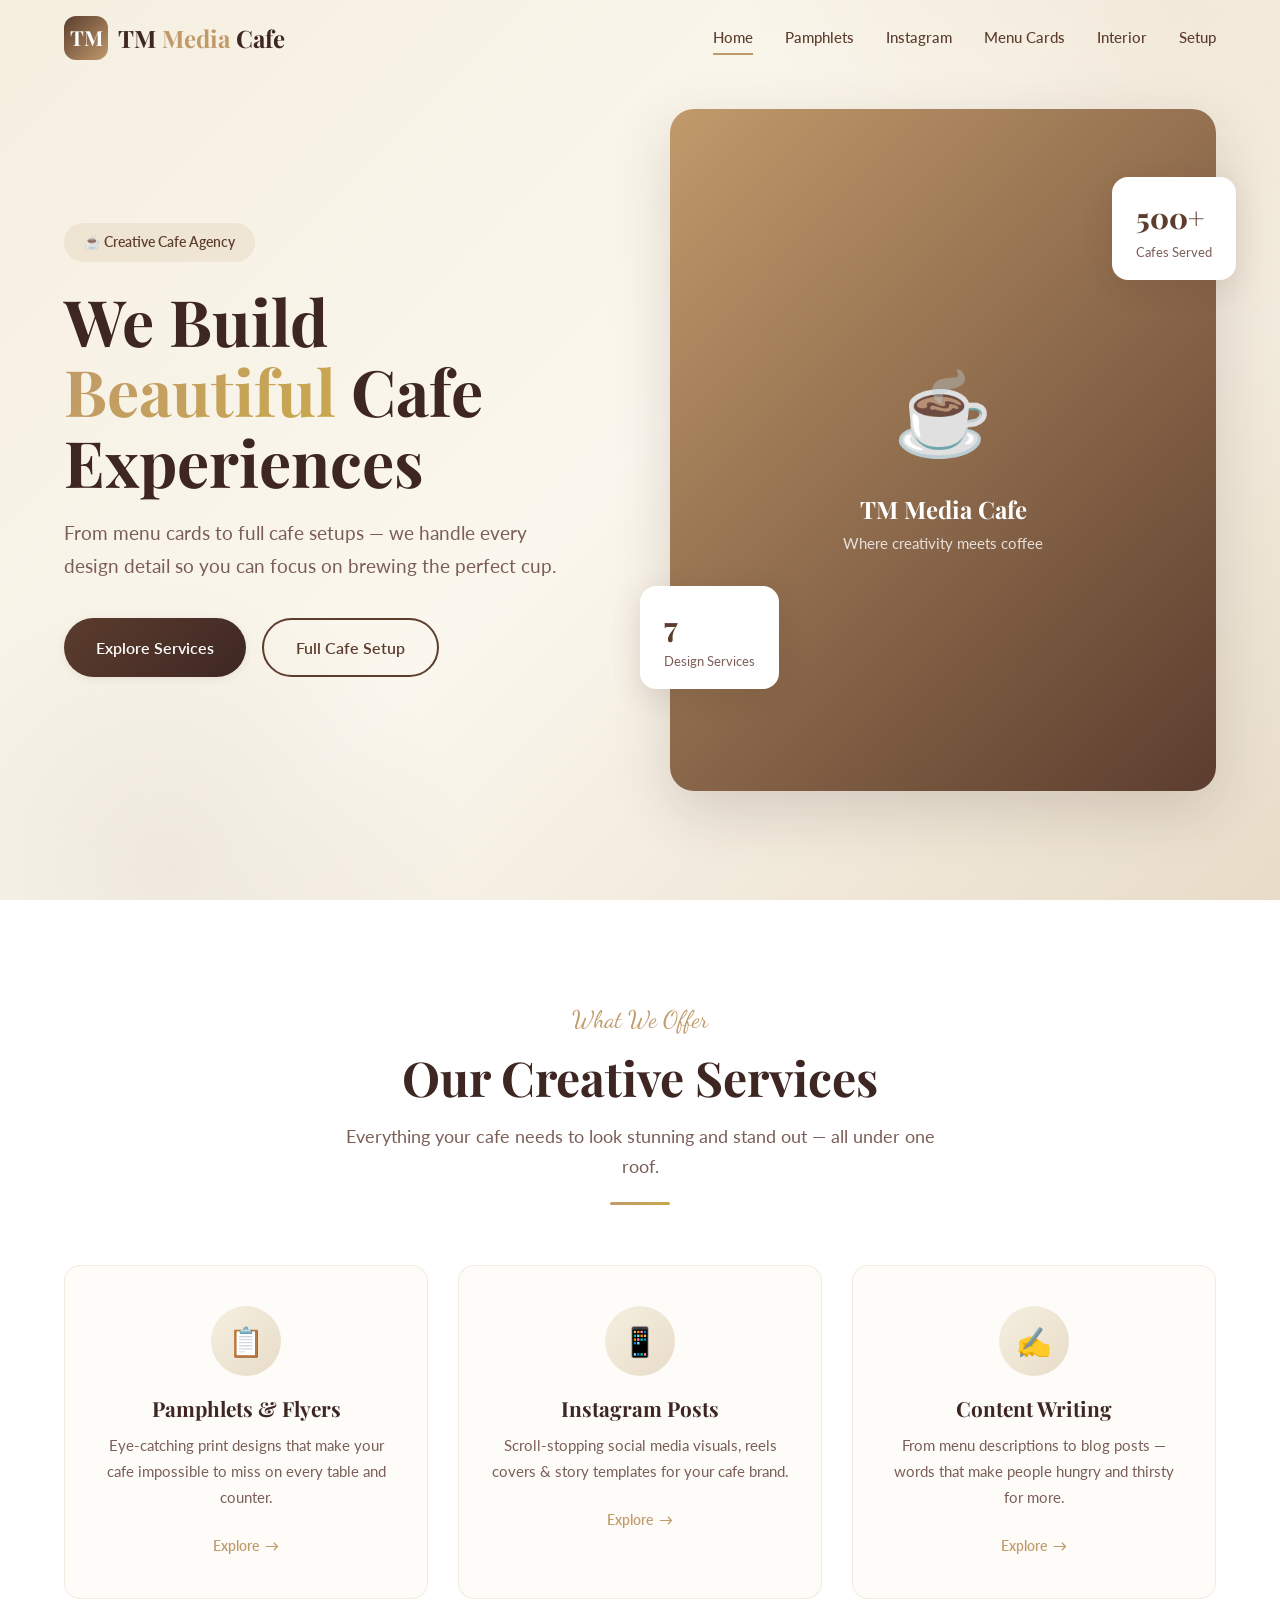
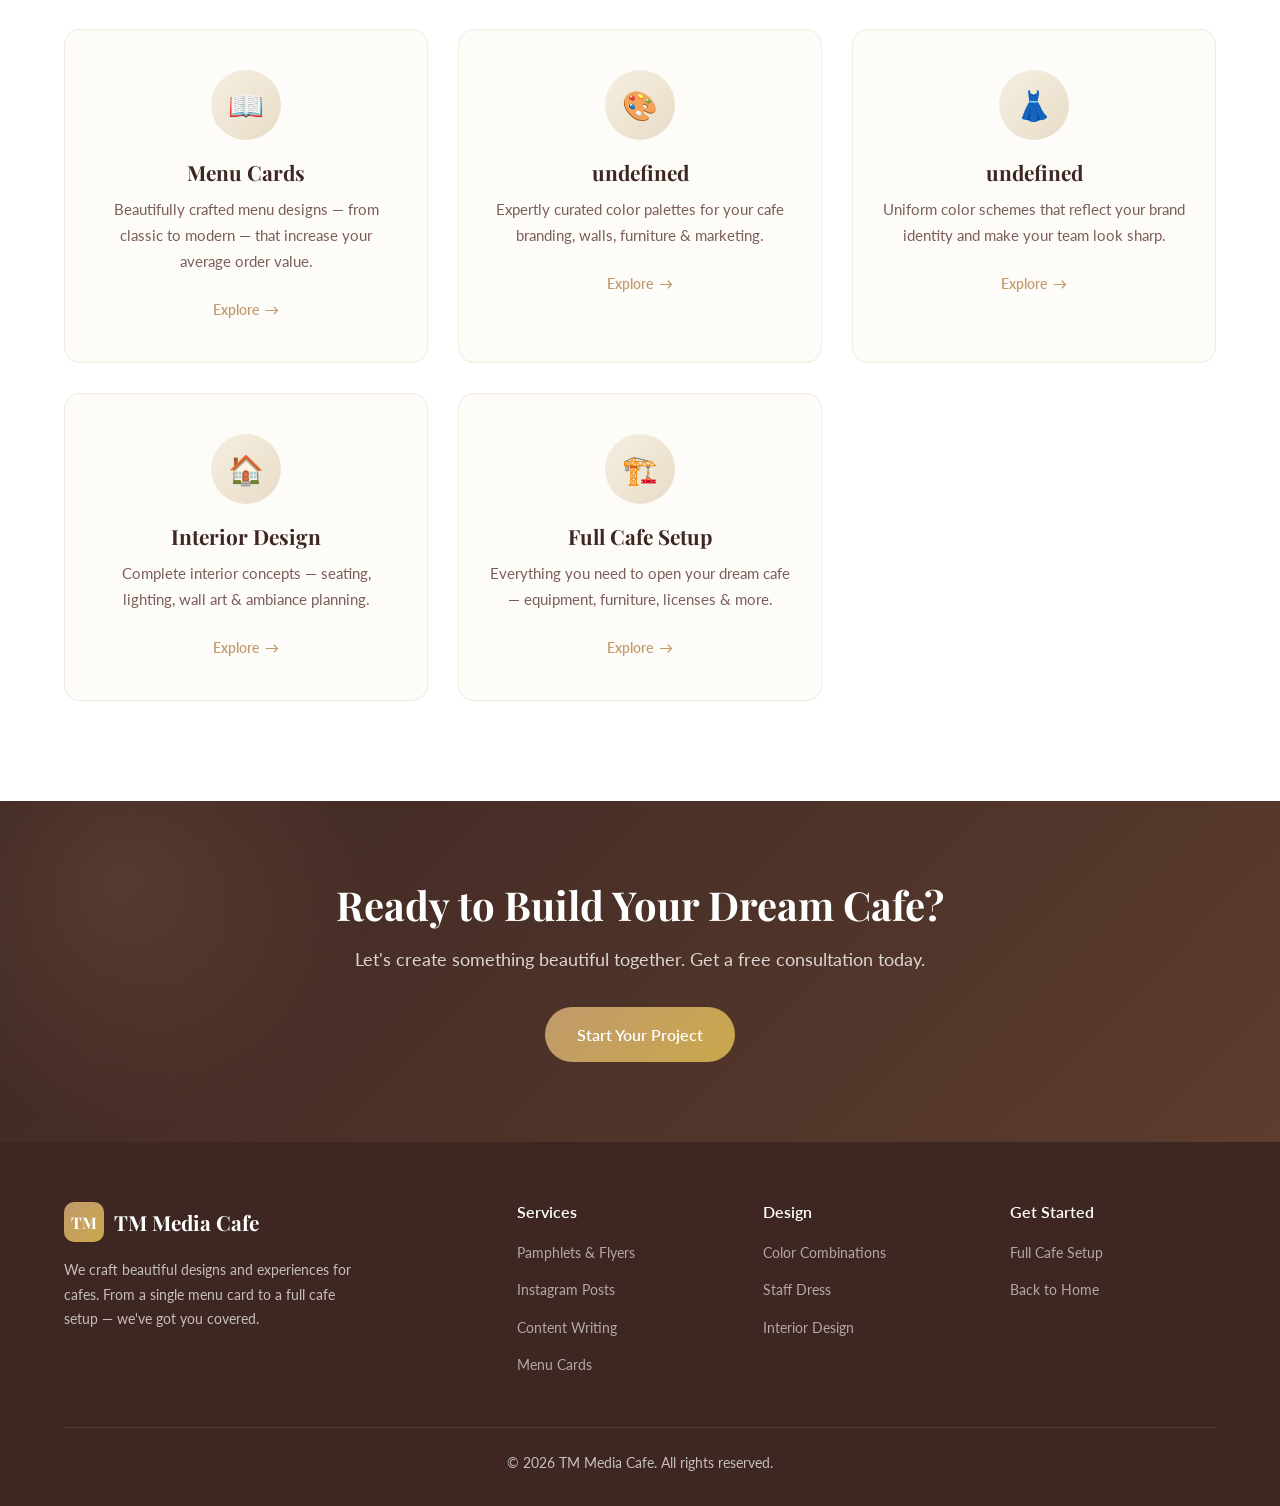
<file: index.html>
<!DOCTYPE html>
<html lang="en">
<head>
  <meta charset="UTF-8">
  <meta name="viewport" content="width=device-width, initial-scale=1.0">
  <title>TM Media Cafe — Creative Agency for Cafes</title>
  <link rel="preconnect" href="https://fonts.googleapis.com">
  <link rel="preconnect" href="https://fonts.gstatic.com" crossorigin>
  <link href="https://fonts.googleapis.com/css2?family=Playfair+Display:wght@400;500;600;700;800;900&family=Lato:wght@300;400;500;600;700&family=Dancing+Script:wght@500;600;700&display=swap" rel="stylesheet">
  <link rel="stylesheet" href="css/style.css">
</head>
<body data-page="home">
  <!-- Navbar -->
  <nav class="navbar">
    <div class="container">
      <a href="index.html" class="logo">
        <div class="logo-icon">TM</div>
        <div class="logo-text">TM <span>Media</span> Cafe</div>
      </a>
      <button class="mobile-toggle" aria-label="Toggle navigation">
        <span></span>
        <span></span>
        <span></span>
      </button>
      <div class="nav-links">
        <a href="index.html" class="active">Home</a>
        <a href="pamphlets.html">Pamphlets</a>
        <a href="insta.html">Instagram</a>
        <a href="menu-cards.html">Menu Cards</a>
        <a href="interior.html">Interior</a>
        <a href="facilities.html">Setup</a>
      </div>
    </div>
  </nav>

  <!-- Hero -->
  <section class="hero">
    <div class="container">
      <div class="hero-content">
        <span class="badge">☕ Creative Cafe Agency</span>
        <h1>We Build <span>Beautiful</span> Cafe Experiences</h1>
        <p>From menu cards to full cafe setups — we handle every design detail so you can focus on brewing the perfect cup.</p>
        <div class="hero-buttons">
          <a href="#services" class="btn btn-primary">Explore Services</a>
          <a href="facilities.html" class="btn btn-outline">Full Cafe Setup</a>
        </div>
      </div>
      <div class="hero-visual">
        <div class="main-image">
          <div class="placeholder">
            <div class="icon">☕</div>
            <h3>TM Media Cafe</h3>
            <p>Where creativity meets coffee</p>
          </div>
        </div>
        <div class="floating-card card-1">
          <div class="stat-number">500+</div>
          <div class="stat-label">Cafes Served</div>
        </div>
        <div class="floating-card card-2">
          <div class="stat-number">7</div>
          <div class="stat-label">Design Services</div>
        </div>
      </div>
    </div>
  </section>

  <!-- Services -->
  <section id="services" class="section services-section">
    <div class="container">
      <div class="section-header animate-on-scroll">
        <span class="subtitle">What We Offer</span>
        <h2>Our Creative Services</h2>
        <p>Everything your cafe needs to look stunning and stand out — all under one roof.</p>
        <div class="divider"></div>
      </div>
      <div class="services-grid" id="services-grid"></div>
    </div>
  </section>

  <!-- CTA -->
  <section class="cta-section">
    <div class="container">
      <h2>Ready to Build Your Dream Cafe?</h2>
      <p>Let's create something beautiful together. Get a free consultation today.</p>
      <a href="facilities.html" class="btn btn-caramel">Start Your Project</a>
    </div>
  </section>

  <!-- Footer -->
  <footer class="footer">
    <div class="container">
      <div class="footer-grid">
        <div class="footer-brand">
          <div class="logo">
            <div class="logo-icon">TM</div>
            <div class="logo-text">TM Media Cafe</div>
          </div>
          <p>We craft beautiful designs and experiences for cafes. From a single menu card to a full cafe setup — we've got you covered.</p>
        </div>
        <div>
          <h4>Services</h4>
          <ul>
            <li><a href="pamphlets.html">Pamphlets & Flyers</a></li>
            <li><a href="insta.html">Instagram Posts</a></li>
            <li><a href="content.html">Content Writing</a></li>
            <li><a href="menu-cards.html">Menu Cards</a></li>
          </ul>
        </div>
        <div>
          <h4>Design</h4>
          <ul>
            <li><a href="color-combo.html">Color Combinations</a></li>
            <li><a href="staff-dress.html">Staff Dress</a></li>
            <li><a href="interior.html">Interior Design</a></li>
          </ul>
        </div>
        <div>
          <h4>Get Started</h4>
          <ul>
            <li><a href="facilities.html">Full Cafe Setup</a></li>
            <li><a href="index.html">Back to Home</a></li>
          </ul>
        </div>
      </div>
      <div class="footer-bottom">
        &copy; 2026 TM Media Cafe. All rights reserved.
      </div>
    </div>
  </footer>

  <!-- Scroll to top -->
  <button class="scroll-top" aria-label="Scroll to top">&uarr;</button>

  <script src="js/script.js"></script>
</body>
</html>
</file>
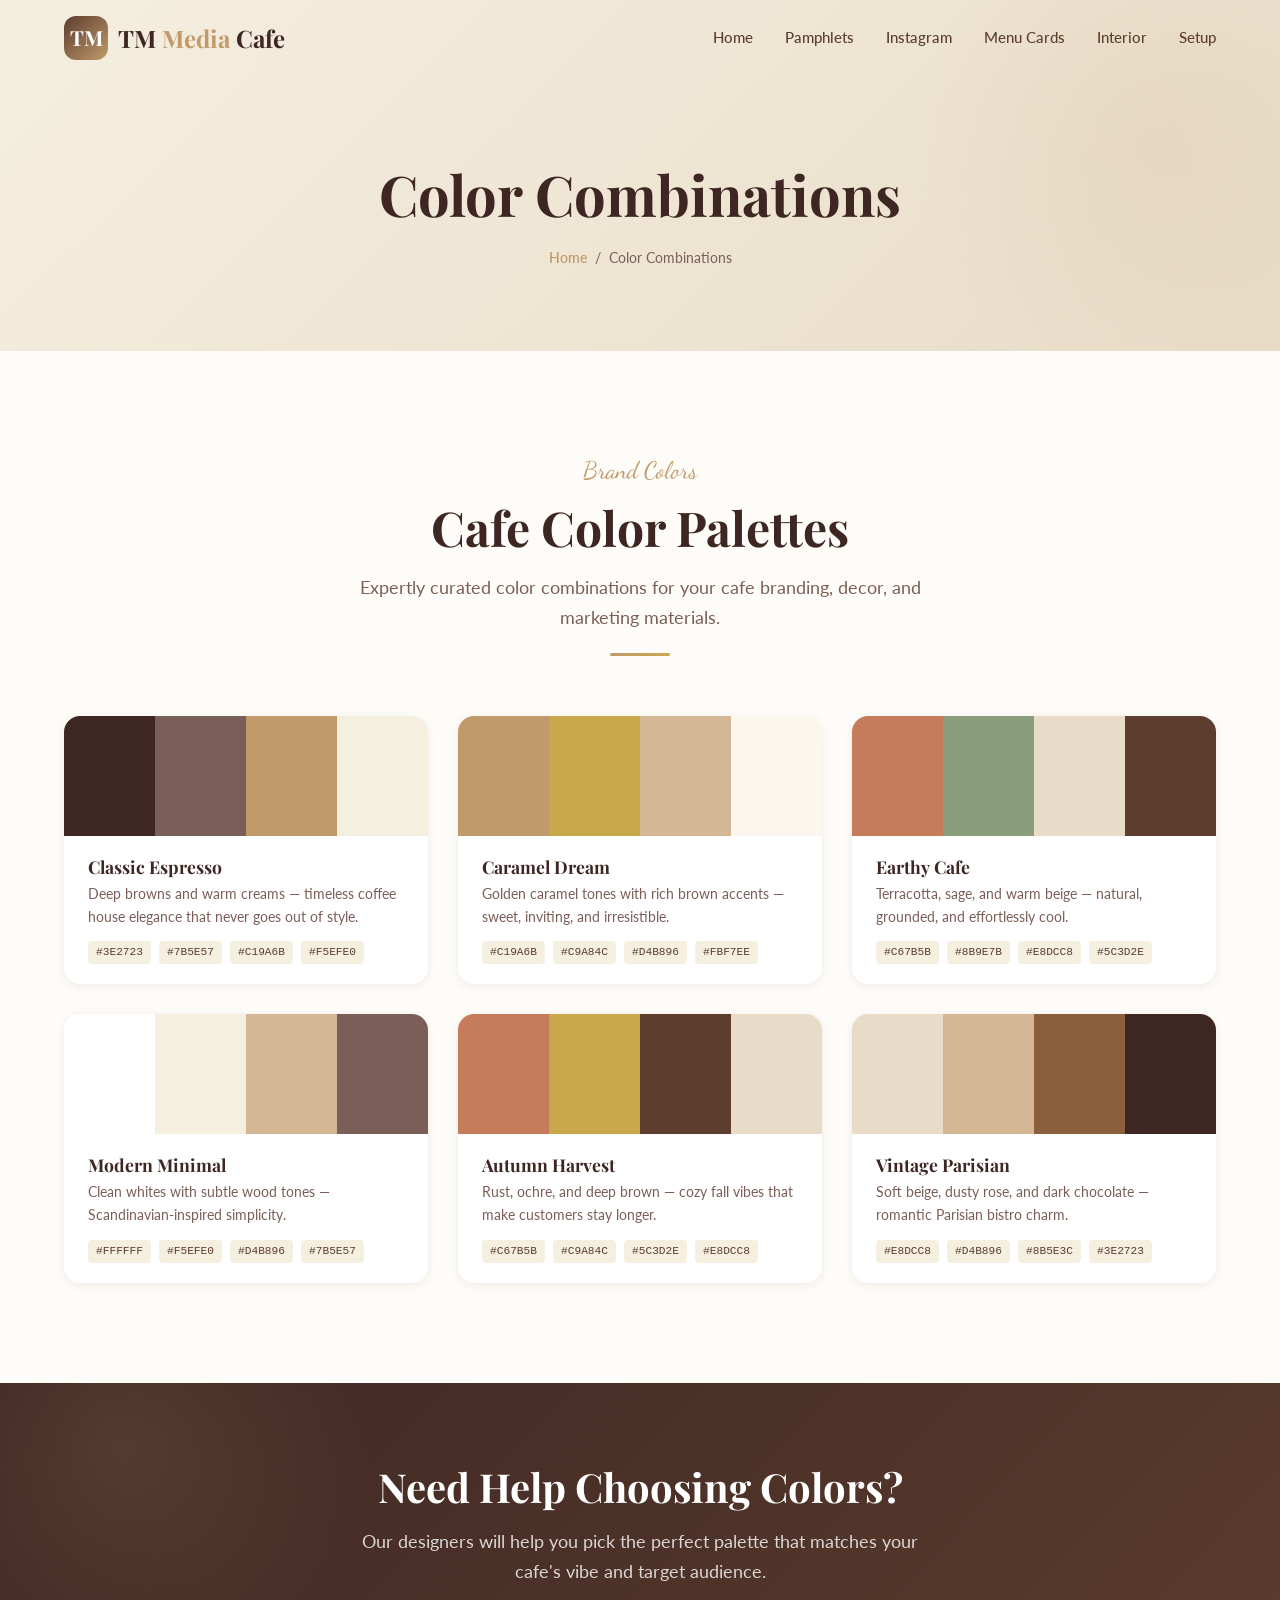
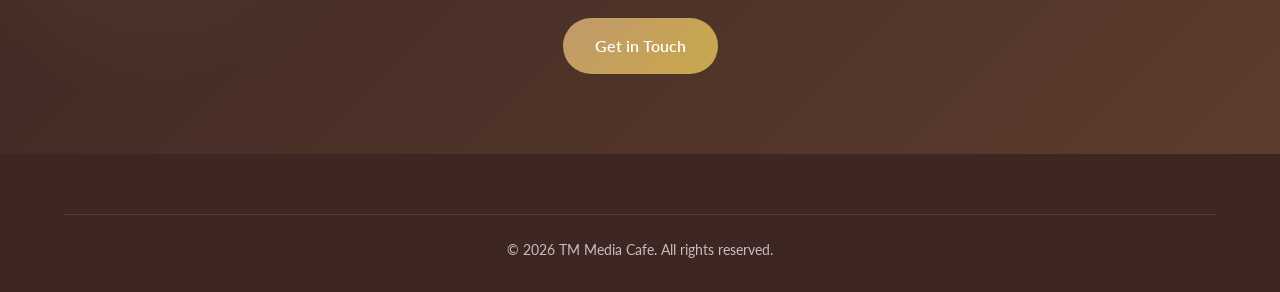
<file: color-combo.html>
<!DOCTYPE html>
<html lang="en">
<head>
  <meta charset="UTF-8">
  <meta name="viewport" content="width=device-width, initial-scale=1.0">
  <title>Color Combinations — TM Media Cafe</title>
  <link rel="preconnect" href="https://fonts.googleapis.com">
  <link rel="preconnect" href="https://fonts.gstatic.com" crossorigin>
  <link href="https://fonts.googleapis.com/css2?family=Playfair+Display:wght@400;500;600;700;800;900&family=Lato:wght@300;400;500;600;700&family=Dancing+Script:wght@500;600;700&display=swap" rel="stylesheet">
  <link rel="stylesheet" href="css/style.css">
</head>
<body data-page="color-combo">
  <nav class="navbar">
    <div class="container">
      <a href="index.html" class="logo">
        <div class="logo-icon">TM</div>
        <div class="logo-text">TM <span>Media</span> Cafe</div>
      </a>
      <button class="mobile-toggle" aria-label="Toggle navigation"><span></span><span></span><span></span></button>
      <div class="nav-links">
        <a href="index.html">Home</a>
        <a href="pamphlets.html">Pamphlets</a>
        <a href="insta.html">Instagram</a>
        <a href="menu-cards.html">Menu Cards</a>
        <a href="interior.html">Interior</a>
        <a href="facilities.html">Setup</a>
      </div>
    </div>
  </nav>

  <section class="page-hero">
    <div class="container">
      <h1>Color Combinations</h1>
      <div class="breadcrumb"><a href="index.html">Home</a> <span>/</span> <span>Color Combinations</span></div>
    </div>
  </section>

  <section class="section">
    <div class="container">
      <div class="section-header animate-on-scroll">
        <span class="subtitle">Brand Colors</span>
        <h2>Cafe Color Palettes</h2>
        <p>Expertly curated color combinations for your cafe branding, decor, and marketing materials.</p>
        <div class="divider"></div>
      </div>
      <div class="card-grid" id="cards-container"></div>
    </div>
  </section>

  <section class="cta-section">
    <div class="container">
      <h2>Need Help Choosing Colors?</h2>
      <p>Our designers will help you pick the perfect palette that matches your cafe's vibe and target audience.</p>
      <a href="index.html" class="btn btn-caramel">Get in Touch</a>
    </div>
  </section>

  <footer class="footer">
    <div class="container">
      <div class="footer-bottom">&copy; 2026 TM Media Cafe. All rights reserved.</div>
    </div>
  </footer>

  <button class="scroll-top" aria-label="Scroll to top">&uarr;</button>
  <script src="js/script.js"></script>
</body>
</html>
</file>
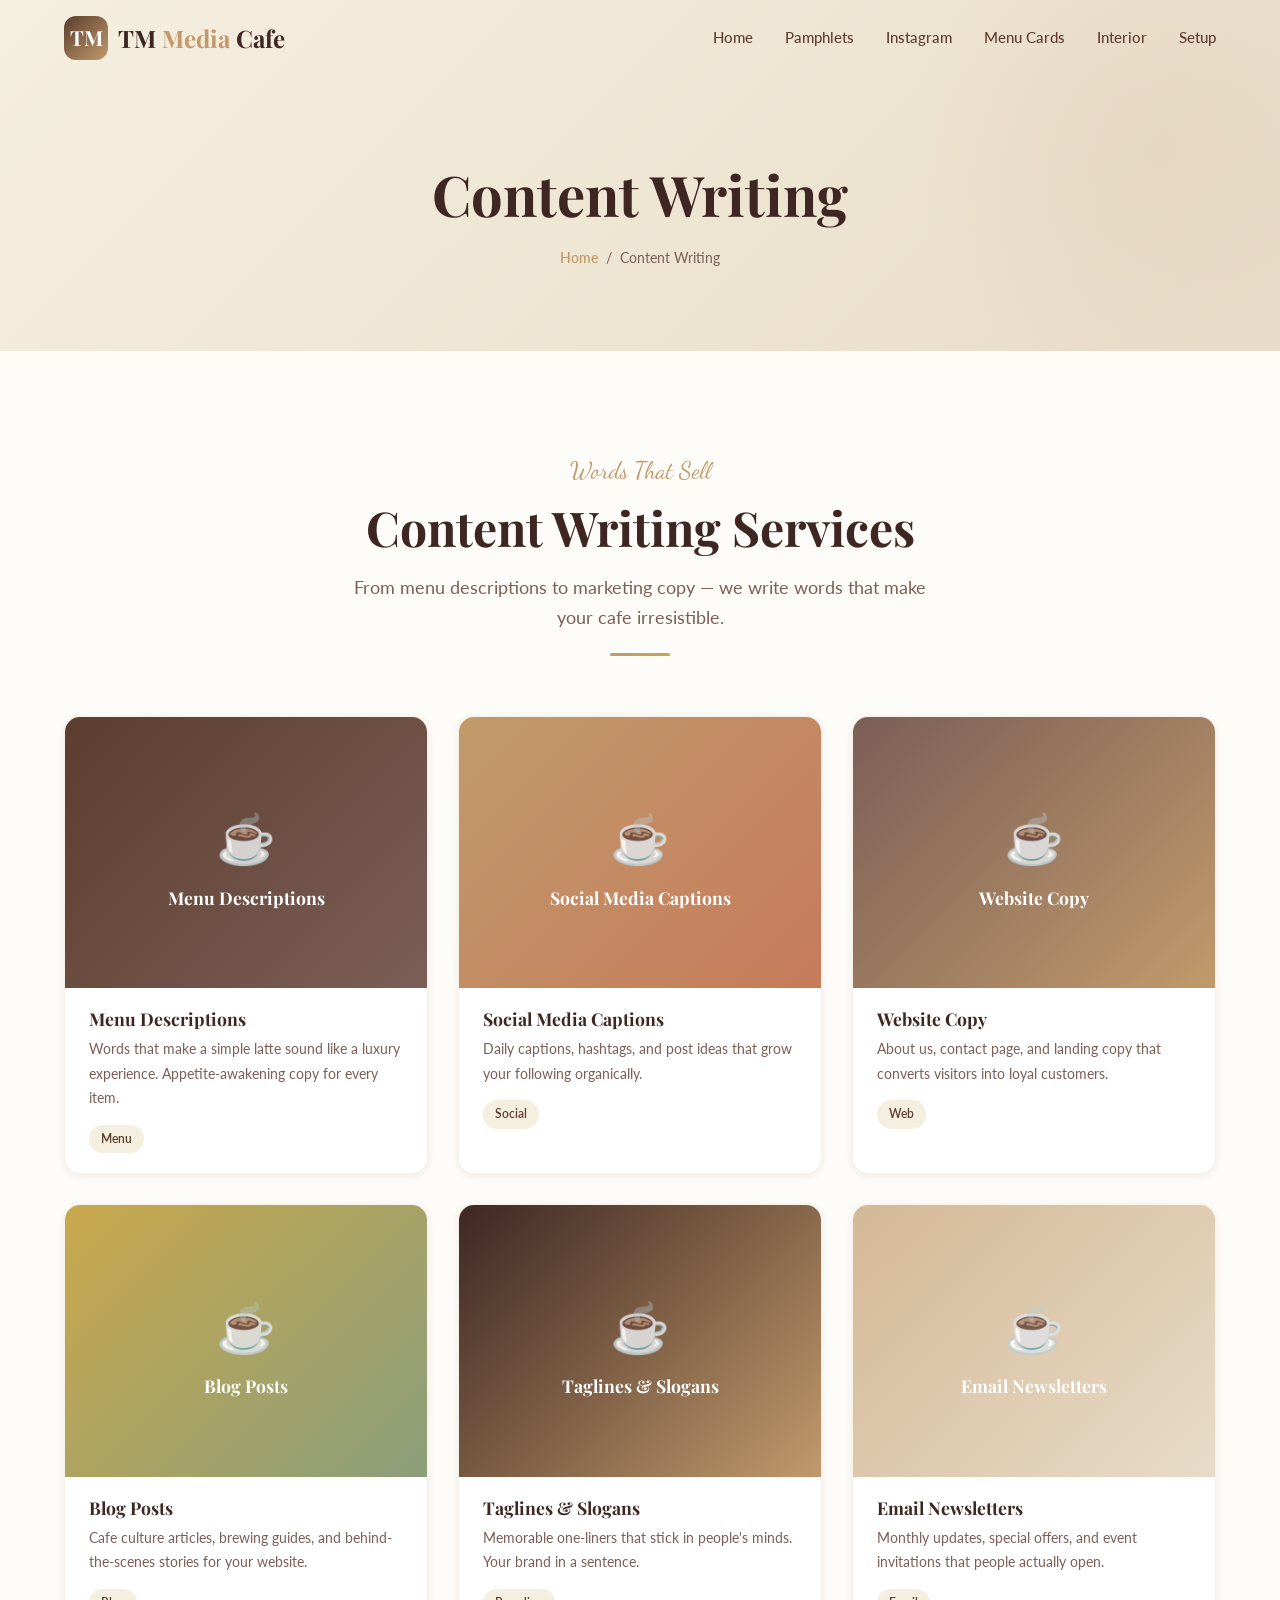
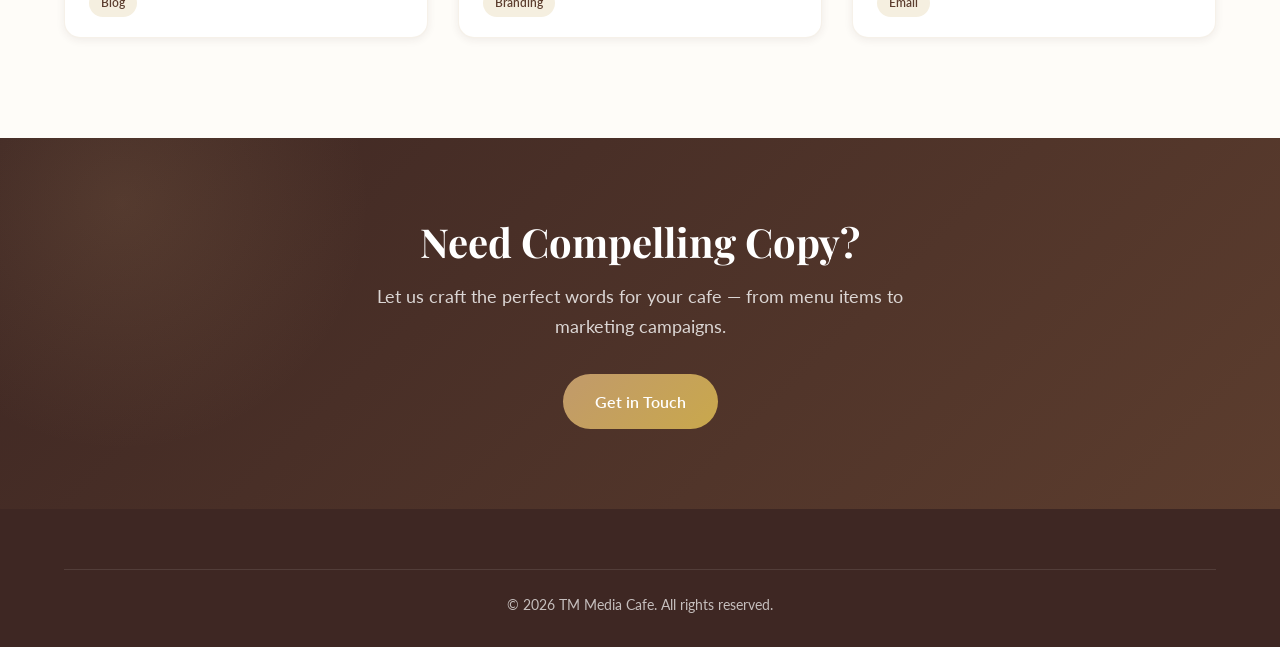
<file: content.html>
<!DOCTYPE html>
<html lang="en">
<head>
  <meta charset="UTF-8">
  <meta name="viewport" content="width=device-width, initial-scale=1.0">
  <title>Content Writing — TM Media Cafe</title>
  <link rel="preconnect" href="https://fonts.googleapis.com">
  <link rel="preconnect" href="https://fonts.gstatic.com" crossorigin>
  <link href="https://fonts.googleapis.com/css2?family=Playfair+Display:wght@400;500;600;700;800;900&family=Lato:wght@300;400;500;600;700&family=Dancing+Script:wght@500;600;700&display=swap" rel="stylesheet">
  <link rel="stylesheet" href="css/style.css">
</head>
<body data-page="content">
  <nav class="navbar">
    <div class="container">
      <a href="index.html" class="logo">
        <div class="logo-icon">TM</div>
        <div class="logo-text">TM <span>Media</span> Cafe</div>
      </a>
      <button class="mobile-toggle" aria-label="Toggle navigation"><span></span><span></span><span></span></button>
      <div class="nav-links">
        <a href="index.html">Home</a>
        <a href="pamphlets.html">Pamphlets</a>
        <a href="insta.html">Instagram</a>
        <a href="menu-cards.html">Menu Cards</a>
        <a href="interior.html">Interior</a>
        <a href="facilities.html">Setup</a>
      </div>
    </div>
  </nav>

  <section class="page-hero">
    <div class="container">
      <h1>Content Writing</h1>
      <div class="breadcrumb"><a href="index.html">Home</a> <span>/</span> <span>Content Writing</span></div>
    </div>
  </section>

  <section class="section">
    <div class="container">
      <div class="section-header animate-on-scroll">
        <span class="subtitle">Words That Sell</span>
        <h2>Content Writing Services</h2>
        <p>From menu descriptions to marketing copy — we write words that make your cafe irresistible.</p>
        <div class="divider"></div>
      </div>
      <div class="card-grid" id="cards-container"></div>
    </div>
  </section>

  <section class="cta-section">
    <div class="container">
      <h2>Need Compelling Copy?</h2>
      <p>Let us craft the perfect words for your cafe — from menu items to marketing campaigns.</p>
      <a href="index.html" class="btn btn-caramel">Get in Touch</a>
    </div>
  </section>

  <footer class="footer">
    <div class="container">
      <div class="footer-bottom">&copy; 2026 TM Media Cafe. All rights reserved.</div>
    </div>
  </footer>

  <button class="scroll-top" aria-label="Scroll to top">&uarr;</button>
  <script src="js/script.js"></script>
</body>
</html>
</file>
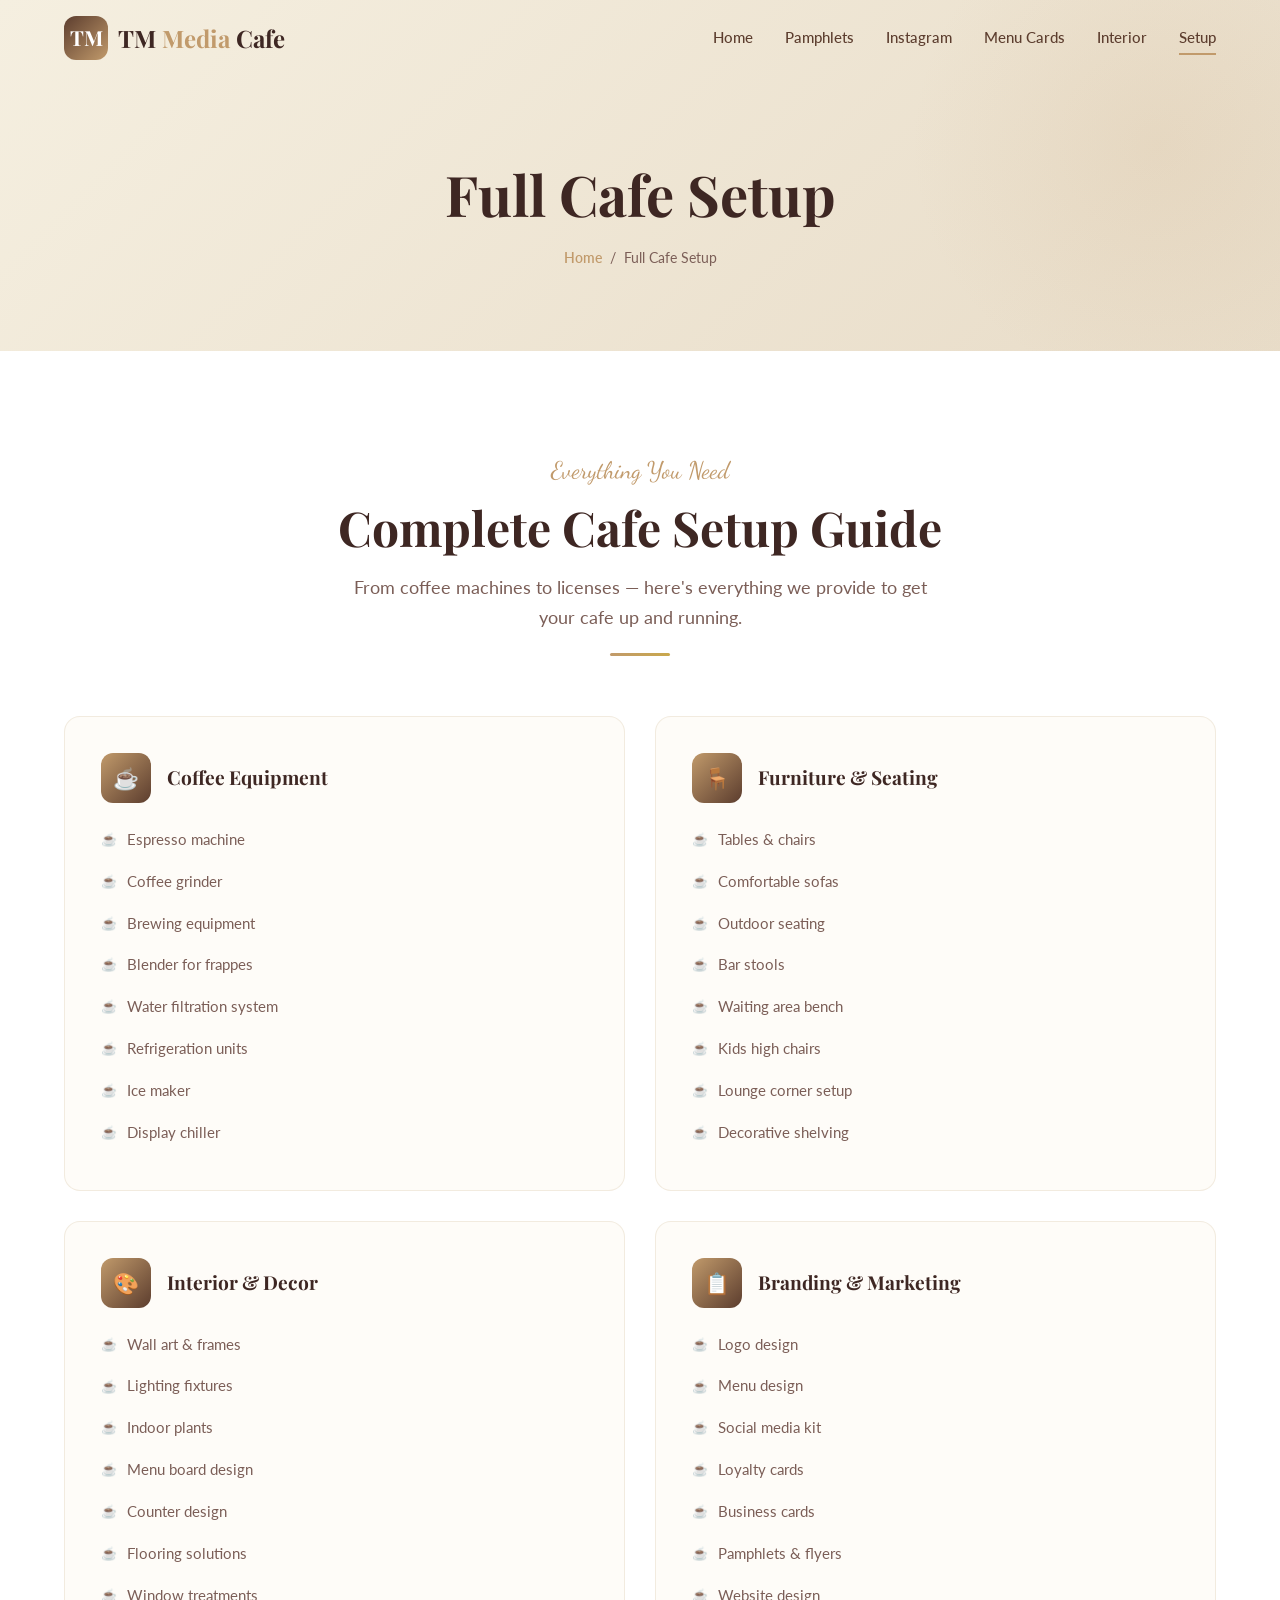
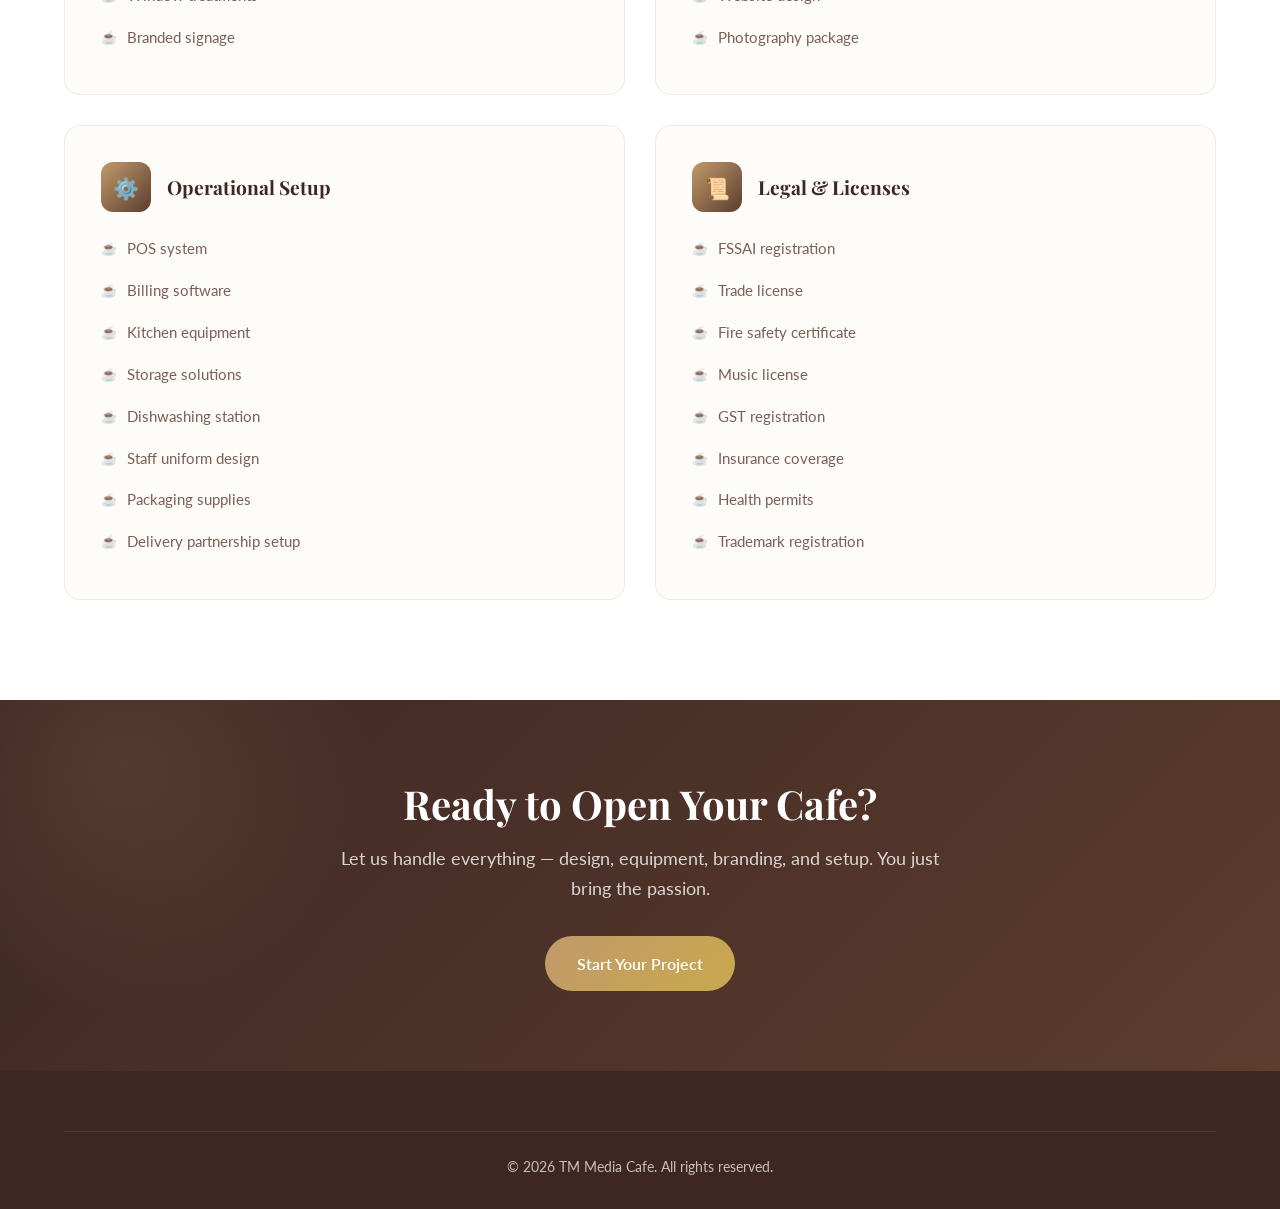
<file: facilities.html>
<!DOCTYPE html>
<html lang="en">
<head>
  <meta charset="UTF-8">
  <meta name="viewport" content="width=device-width, initial-scale=1.0">
  <title>Full Cafe Setup — TM Media Cafe</title>
  <link rel="preconnect" href="https://fonts.googleapis.com">
  <link rel="preconnect" href="https://fonts.gstatic.com" crossorigin>
  <link href="https://fonts.googleapis.com/css2?family=Playfair+Display:wght@400;500;600;700;800;900&family=Lato:wght@300;400;500;600;700&family=Dancing+Script:wght@500;600;700&display=swap" rel="stylesheet">
  <link rel="stylesheet" href="css/style.css">
</head>
<body data-page="facilities">
  <nav class="navbar">
    <div class="container">
      <a href="index.html" class="logo">
        <div class="logo-icon">TM</div>
        <div class="logo-text">TM <span>Media</span> Cafe</div>
      </a>
      <button class="mobile-toggle" aria-label="Toggle navigation"><span></span><span></span><span></span></button>
      <div class="nav-links">
        <a href="index.html">Home</a>
        <a href="pamphlets.html">Pamphlets</a>
        <a href="insta.html">Instagram</a>
        <a href="menu-cards.html">Menu Cards</a>
        <a href="interior.html">Interior</a>
        <a href="facilities.html" class="active">Setup</a>
      </div>
    </div>
  </nav>

  <section class="page-hero">
    <div class="container">
      <h1>Full Cafe Setup</h1>
      <div class="breadcrumb"><a href="index.html">Home</a> <span>/</span> <span>Full Cafe Setup</span></div>
    </div>
  </section>

  <section class="section facilities-section">
    <div class="container">
      <div class="section-header animate-on-scroll">
        <span class="subtitle">Everything You Need</span>
        <h2>Complete Cafe Setup Guide</h2>
        <p>From coffee machines to licenses — here's everything we provide to get your cafe up and running.</p>
        <div class="divider"></div>
      </div>
      <div class="facilities-grid" id="cards-container"></div>
    </div>
  </section>

  <section class="cta-section">
    <div class="container">
      <h2>Ready to Open Your Cafe?</h2>
      <p>Let us handle everything — design, equipment, branding, and setup. You just bring the passion.</p>
      <a href="index.html" class="btn btn-caramel">Start Your Project</a>
    </div>
  </section>

  <footer class="footer">
    <div class="container">
      <div class="footer-bottom">&copy; 2026 TM Media Cafe. All rights reserved.</div>
    </div>
  </footer>

  <button class="scroll-top" aria-label="Scroll to top">&uarr;</button>
  <script src="js/script.js"></script>
</body>
</html>
</file>
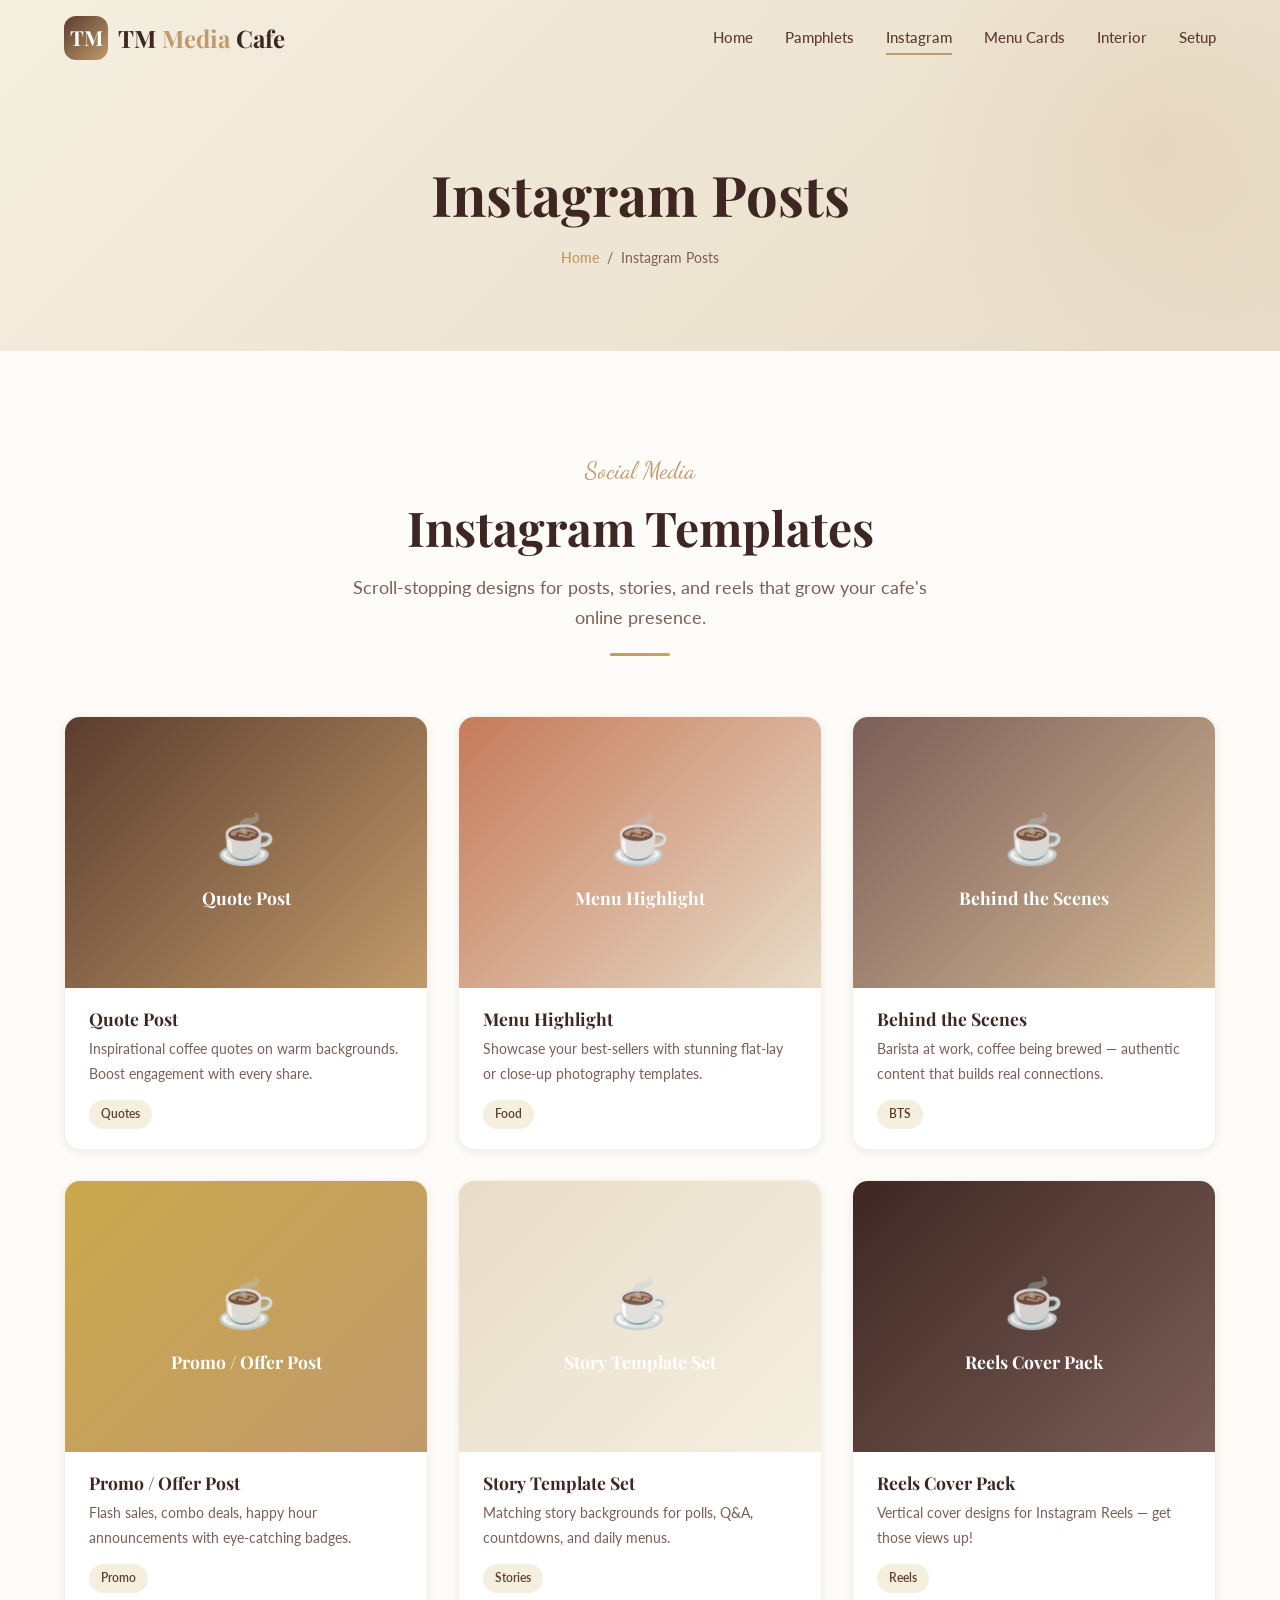
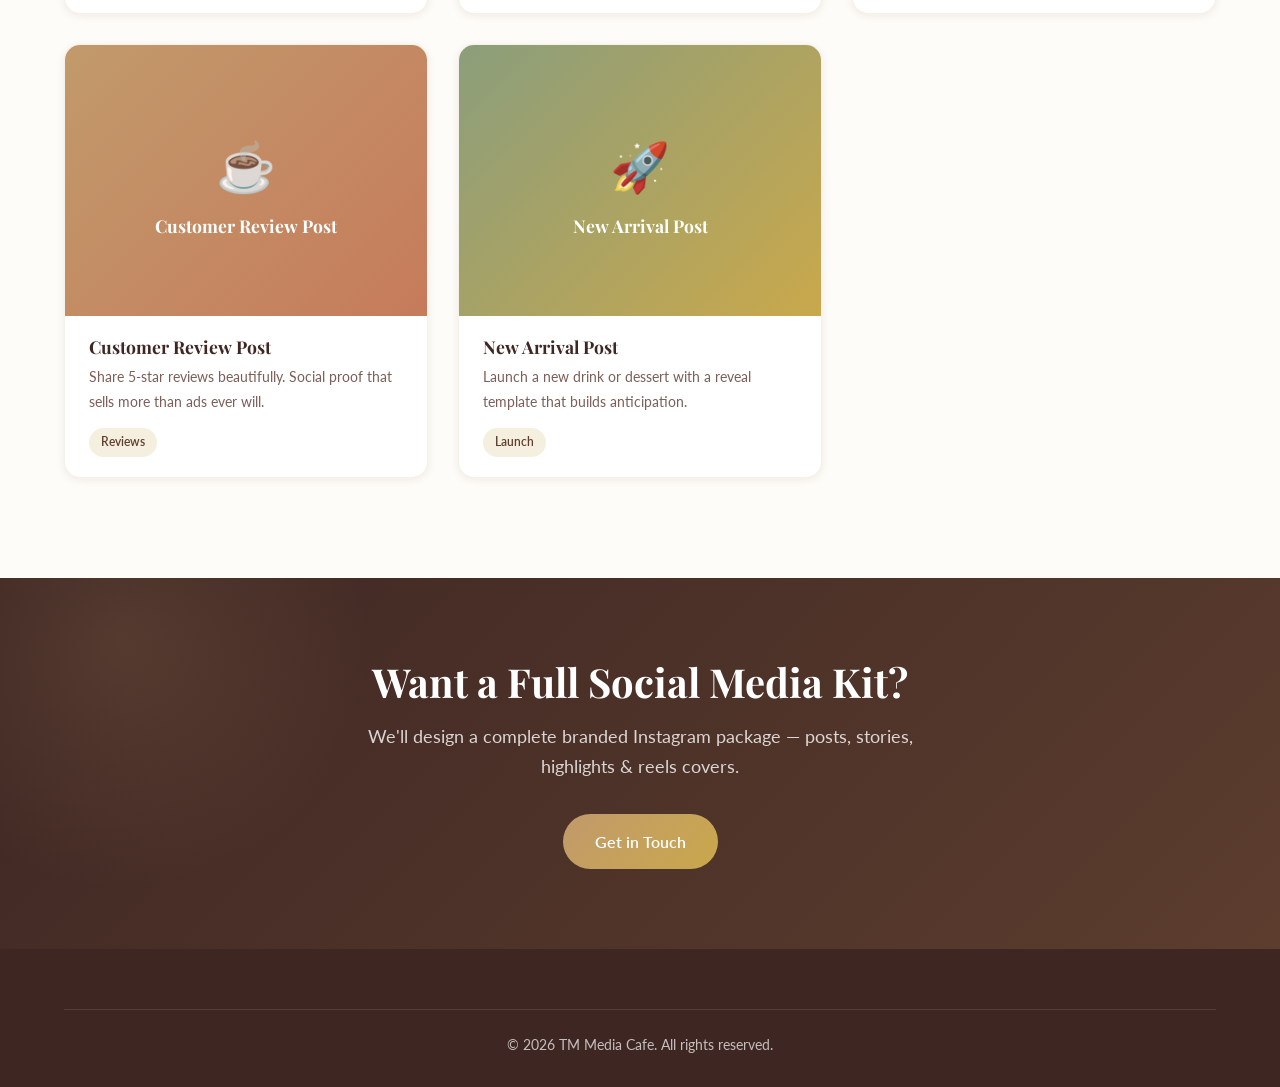
<file: insta.html>
<!DOCTYPE html>
<html lang="en">
<head>
  <meta charset="UTF-8">
  <meta name="viewport" content="width=device-width, initial-scale=1.0">
  <title>Instagram Posts — TM Media Cafe</title>
  <link rel="preconnect" href="https://fonts.googleapis.com">
  <link rel="preconnect" href="https://fonts.gstatic.com" crossorigin>
  <link href="https://fonts.googleapis.com/css2?family=Playfair+Display:wght@400;500;600;700;800;900&family=Lato:wght@300;400;500;600;700&family=Dancing+Script:wght@500;600;700&display=swap" rel="stylesheet">
  <link rel="stylesheet" href="css/style.css">
</head>
<body data-page="insta">
  <nav class="navbar">
    <div class="container">
      <a href="index.html" class="logo">
        <div class="logo-icon">TM</div>
        <div class="logo-text">TM <span>Media</span> Cafe</div>
      </a>
      <button class="mobile-toggle" aria-label="Toggle navigation"><span></span><span></span><span></span></button>
      <div class="nav-links">
        <a href="index.html">Home</a>
        <a href="pamphlets.html">Pamphlets</a>
        <a href="insta.html" class="active">Instagram</a>
        <a href="menu-cards.html">Menu Cards</a>
        <a href="interior.html">Interior</a>
        <a href="facilities.html">Setup</a>
      </div>
    </div>
  </nav>

  <section class="page-hero">
    <div class="container">
      <h1>Instagram Posts</h1>
      <div class="breadcrumb"><a href="index.html">Home</a> <span>/</span> <span>Instagram Posts</span></div>
    </div>
  </section>

  <section class="section">
    <div class="container">
      <div class="section-header animate-on-scroll">
        <span class="subtitle">Social Media</span>
        <h2>Instagram Templates</h2>
        <p>Scroll-stopping designs for posts, stories, and reels that grow your cafe's online presence.</p>
        <div class="divider"></div>
      </div>
      <div class="card-grid" id="cards-container"></div>
    </div>
  </section>

  <section class="cta-section">
    <div class="container">
      <h2>Want a Full Social Media Kit?</h2>
      <p>We'll design a complete branded Instagram package — posts, stories, highlights & reels covers.</p>
      <a href="index.html" class="btn btn-caramel">Get in Touch</a>
    </div>
  </section>

  <footer class="footer">
    <div class="container">
      <div class="footer-bottom">&copy; 2026 TM Media Cafe. All rights reserved.</div>
    </div>
  </footer>

  <button class="scroll-top" aria-label="Scroll to top">&uarr;</button>
  <script src="js/script.js"></script>
</body>
</html>
</file>
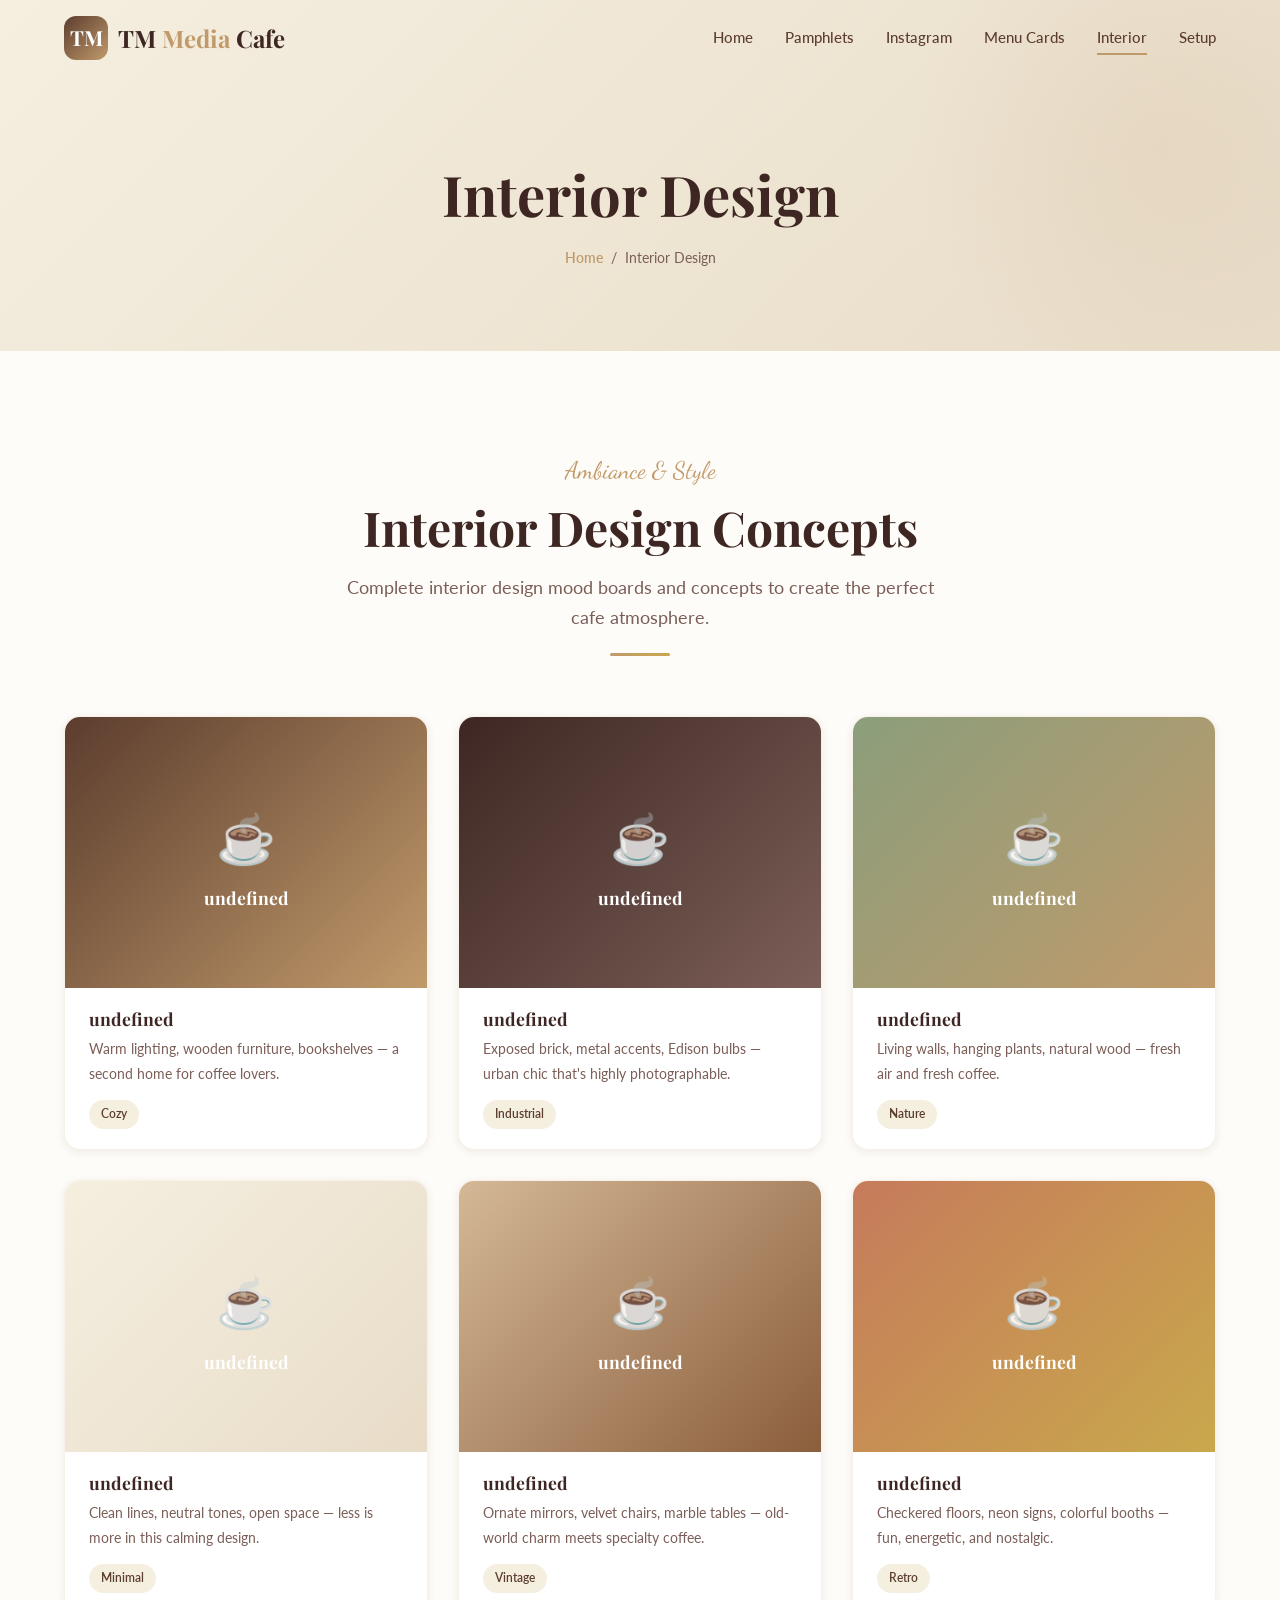
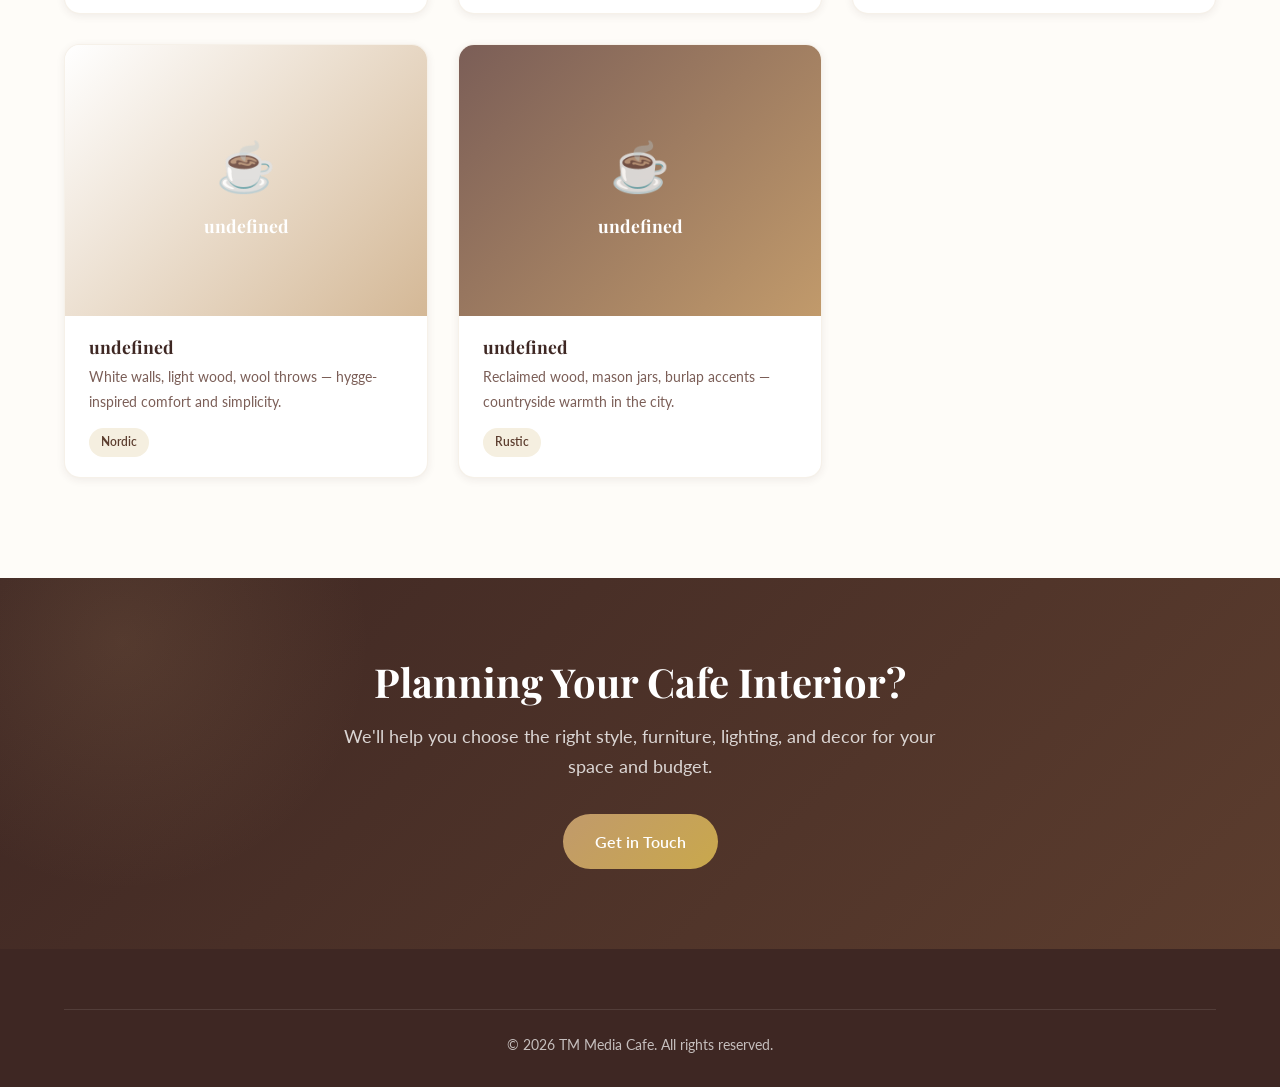
<file: interior.html>
<!DOCTYPE html>
<html lang="en">
<head>
  <meta charset="UTF-8">
  <meta name="viewport" content="width=device-width, initial-scale=1.0">
  <title>Interior Design — TM Media Cafe</title>
  <link rel="preconnect" href="https://fonts.googleapis.com">
  <link rel="preconnect" href="https://fonts.gstatic.com" crossorigin>
  <link href="https://fonts.googleapis.com/css2?family=Playfair+Display:wght@400;500;600;700;800;900&family=Lato:wght@300;400;500;600;700&family=Dancing+Script:wght@500;600;700&display=swap" rel="stylesheet">
  <link rel="stylesheet" href="css/style.css">
</head>
<body data-page="interior">
  <nav class="navbar">
    <div class="container">
      <a href="index.html" class="logo">
        <div class="logo-icon">TM</div>
        <div class="logo-text">TM <span>Media</span> Cafe</div>
      </a>
      <button class="mobile-toggle" aria-label="Toggle navigation"><span></span><span></span><span></span></button>
      <div class="nav-links">
        <a href="index.html">Home</a>
        <a href="pamphlets.html">Pamphlets</a>
        <a href="insta.html">Instagram</a>
        <a href="menu-cards.html">Menu Cards</a>
        <a href="interior.html" class="active">Interior</a>
        <a href="facilities.html">Setup</a>
      </div>
    </div>
  </nav>

  <section class="page-hero">
    <div class="container">
      <h1>Interior Design</h1>
      <div class="breadcrumb"><a href="index.html">Home</a> <span>/</span> <span>Interior Design</span></div>
    </div>
  </section>

  <section class="section">
    <div class="container">
      <div class="section-header animate-on-scroll">
        <span class="subtitle">Ambiance & Style</span>
        <h2>Interior Design Concepts</h2>
        <p>Complete interior design mood boards and concepts to create the perfect cafe atmosphere.</p>
        <div class="divider"></div>
      </div>
      <div class="card-grid" id="cards-container"></div>
    </div>
  </section>

  <section class="cta-section">
    <div class="container">
      <h2>Planning Your Cafe Interior?</h2>
      <p>We'll help you choose the right style, furniture, lighting, and decor for your space and budget.</p>
      <a href="index.html" class="btn btn-caramel">Get in Touch</a>
    </div>
  </section>

  <footer class="footer">
    <div class="container">
      <div class="footer-bottom">&copy; 2026 TM Media Cafe. All rights reserved.</div>
    </div>
  </footer>

  <button class="scroll-top" aria-label="Scroll to top">&uarr;</button>
  <script src="js/script.js"></script>
</body>
</html>
</file>
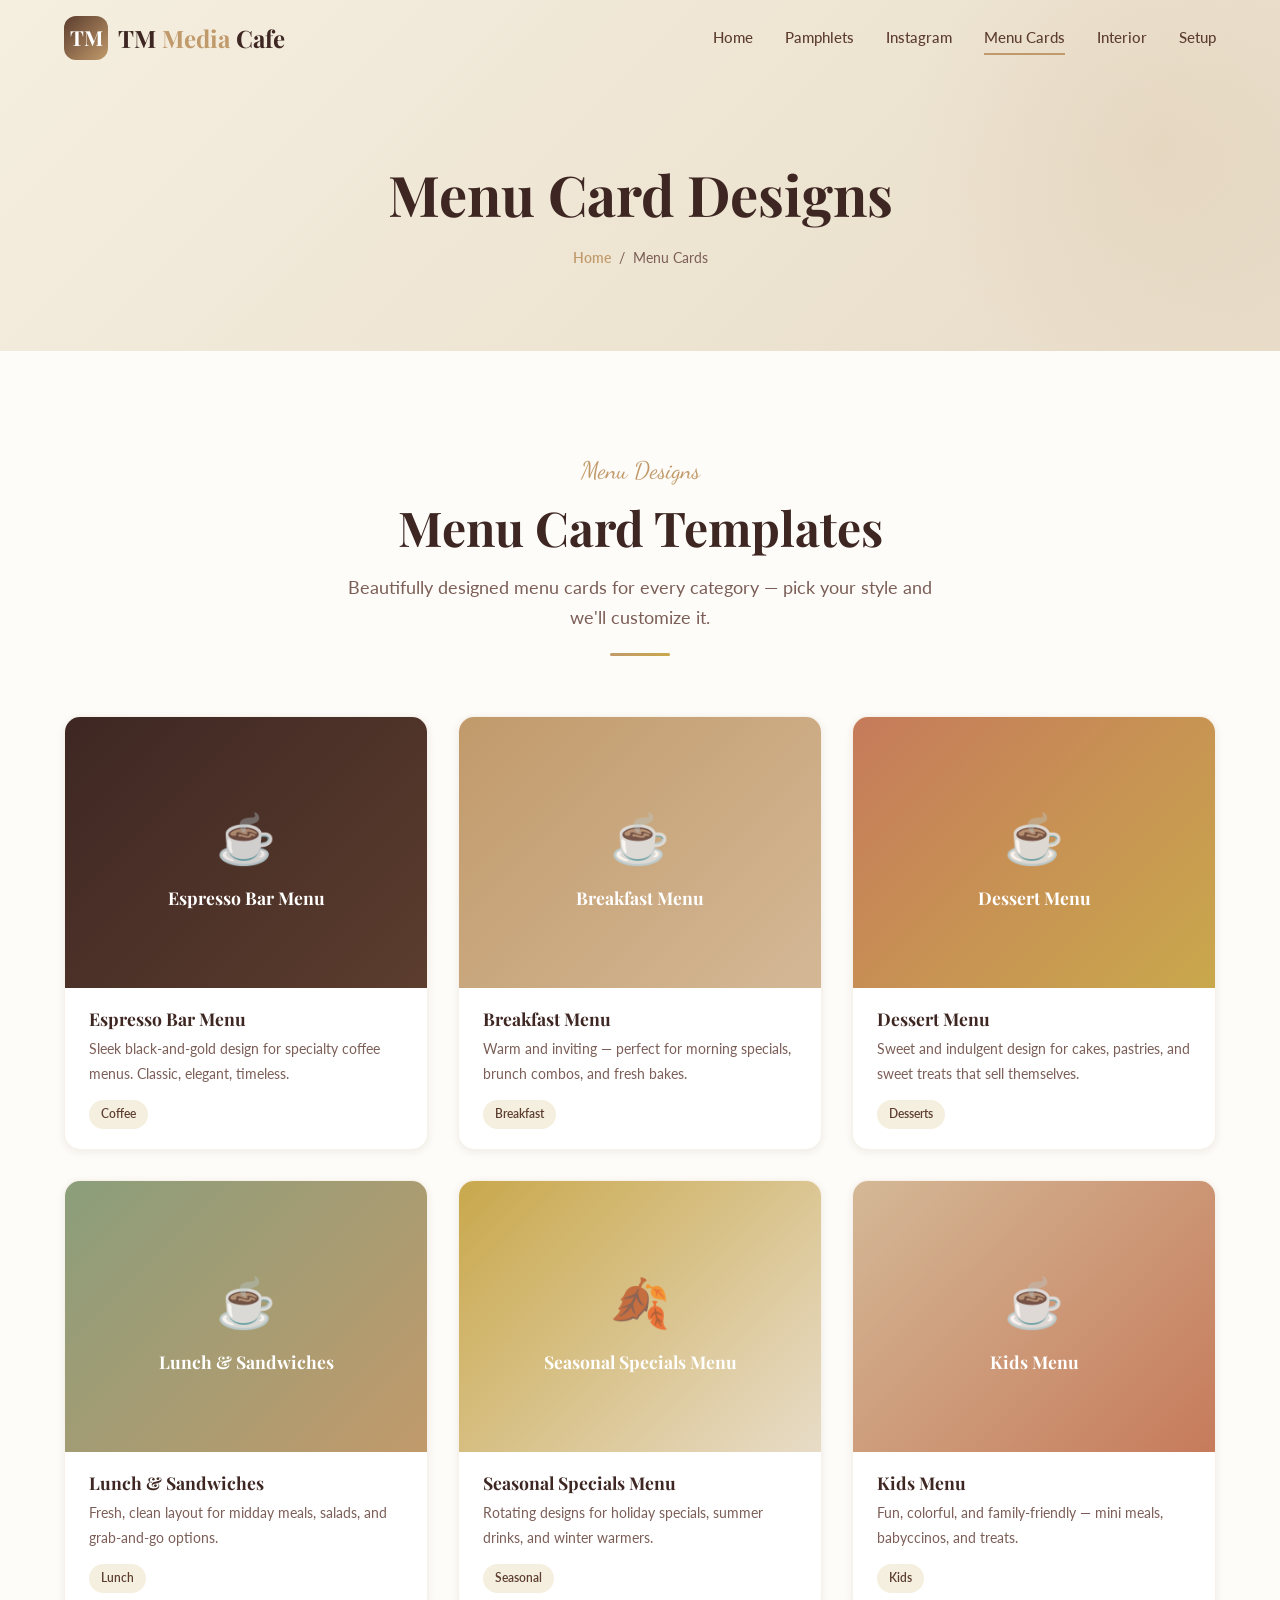
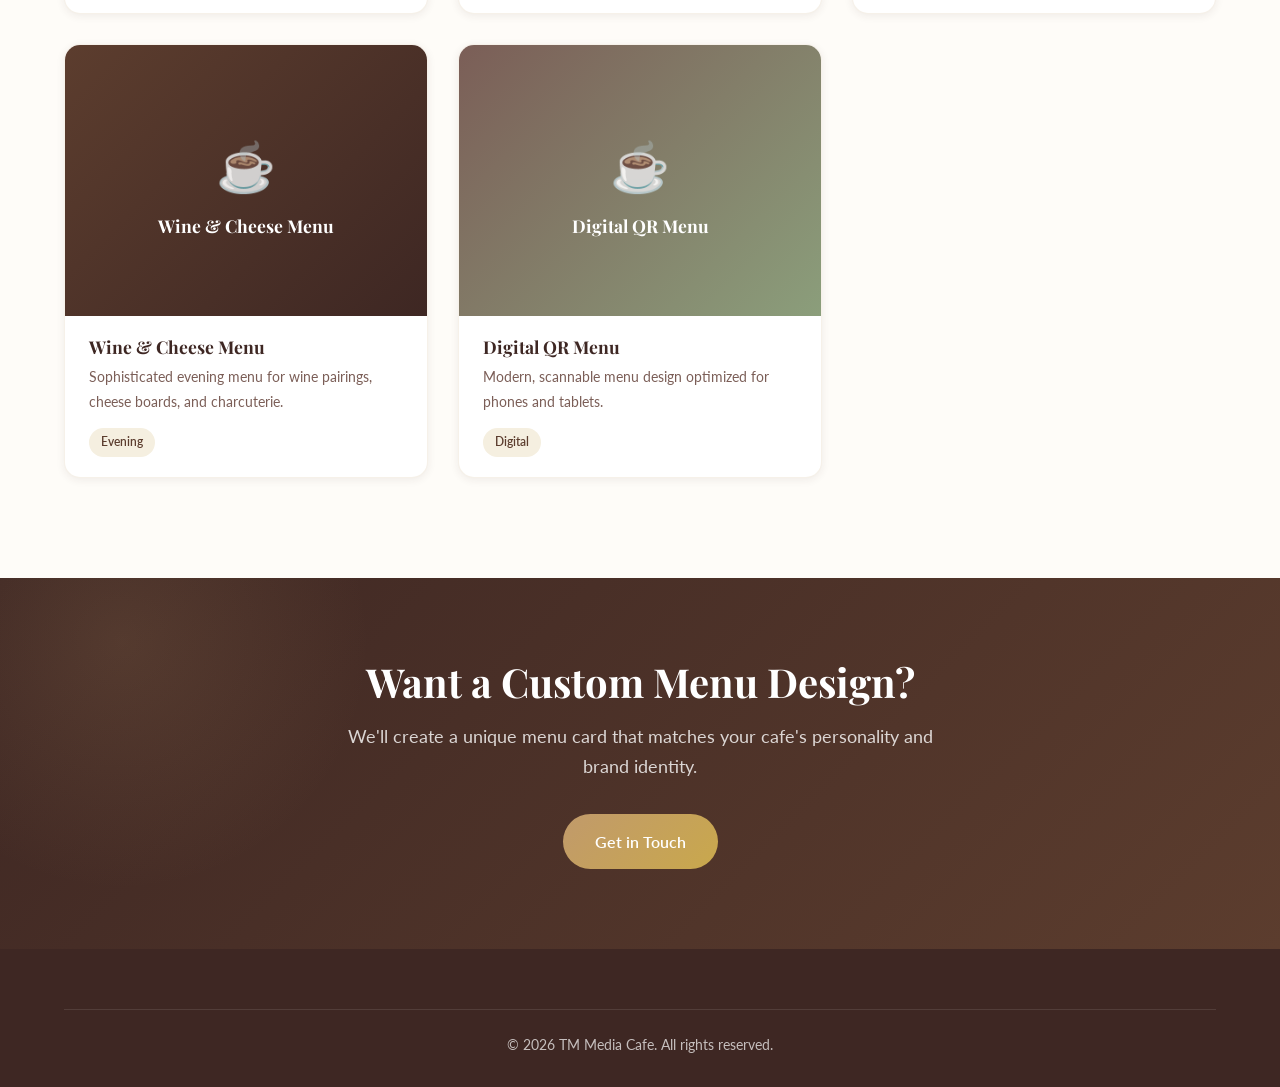
<file: menu-cards.html>
<!DOCTYPE html>
<html lang="en">
<head>
  <meta charset="UTF-8">
  <meta name="viewport" content="width=device-width, initial-scale=1.0">
  <title>Menu Cards — TM Media Cafe</title>
  <link rel="preconnect" href="https://fonts.googleapis.com">
  <link rel="preconnect" href="https://fonts.gstatic.com" crossorigin>
  <link href="https://fonts.googleapis.com/css2?family=Playfair+Display:wght@400;500;600;700;800;900&family=Lato:wght@300;400;500;600;700&family=Dancing+Script:wght@500;600;700&display=swap" rel="stylesheet">
  <link rel="stylesheet" href="css/style.css">
</head>
<body data-page="menu-cards">
  <nav class="navbar">
    <div class="container">
      <a href="index.html" class="logo">
        <div class="logo-icon">TM</div>
        <div class="logo-text">TM <span>Media</span> Cafe</div>
      </a>
      <button class="mobile-toggle" aria-label="Toggle navigation"><span></span><span></span><span></span></button>
      <div class="nav-links">
        <a href="index.html">Home</a>
        <a href="pamphlets.html">Pamphlets</a>
        <a href="insta.html">Instagram</a>
        <a href="menu-cards.html" class="active">Menu Cards</a>
        <a href="interior.html">Interior</a>
        <a href="facilities.html">Setup</a>
      </div>
    </div>
  </nav>

  <section class="page-hero">
    <div class="container">
      <h1>Menu Card Designs</h1>
      <div class="breadcrumb"><a href="index.html">Home</a> <span>/</span> <span>Menu Cards</span></div>
    </div>
  </section>

  <section class="section">
    <div class="container">
      <div class="section-header animate-on-scroll">
        <span class="subtitle">Menu Designs</span>
        <h2>Menu Card Templates</h2>
        <p>Beautifully designed menu cards for every category — pick your style and we'll customize it.</p>
        <div class="divider"></div>
      </div>
      <div class="card-grid" id="cards-container"></div>
    </div>
  </section>

  <section class="cta-section">
    <div class="container">
      <h2>Want a Custom Menu Design?</h2>
      <p>We'll create a unique menu card that matches your cafe's personality and brand identity.</p>
      <a href="index.html" class="btn btn-caramel">Get in Touch</a>
    </div>
  </section>

  <footer class="footer">
    <div class="container">
      <div class="footer-bottom">&copy; 2026 TM Media Cafe. All rights reserved.</div>
    </div>
  </footer>

  <button class="scroll-top" aria-label="Scroll to top">&uarr;</button>
  <script src="js/script.js"></script>
</body>
</html>
</file>
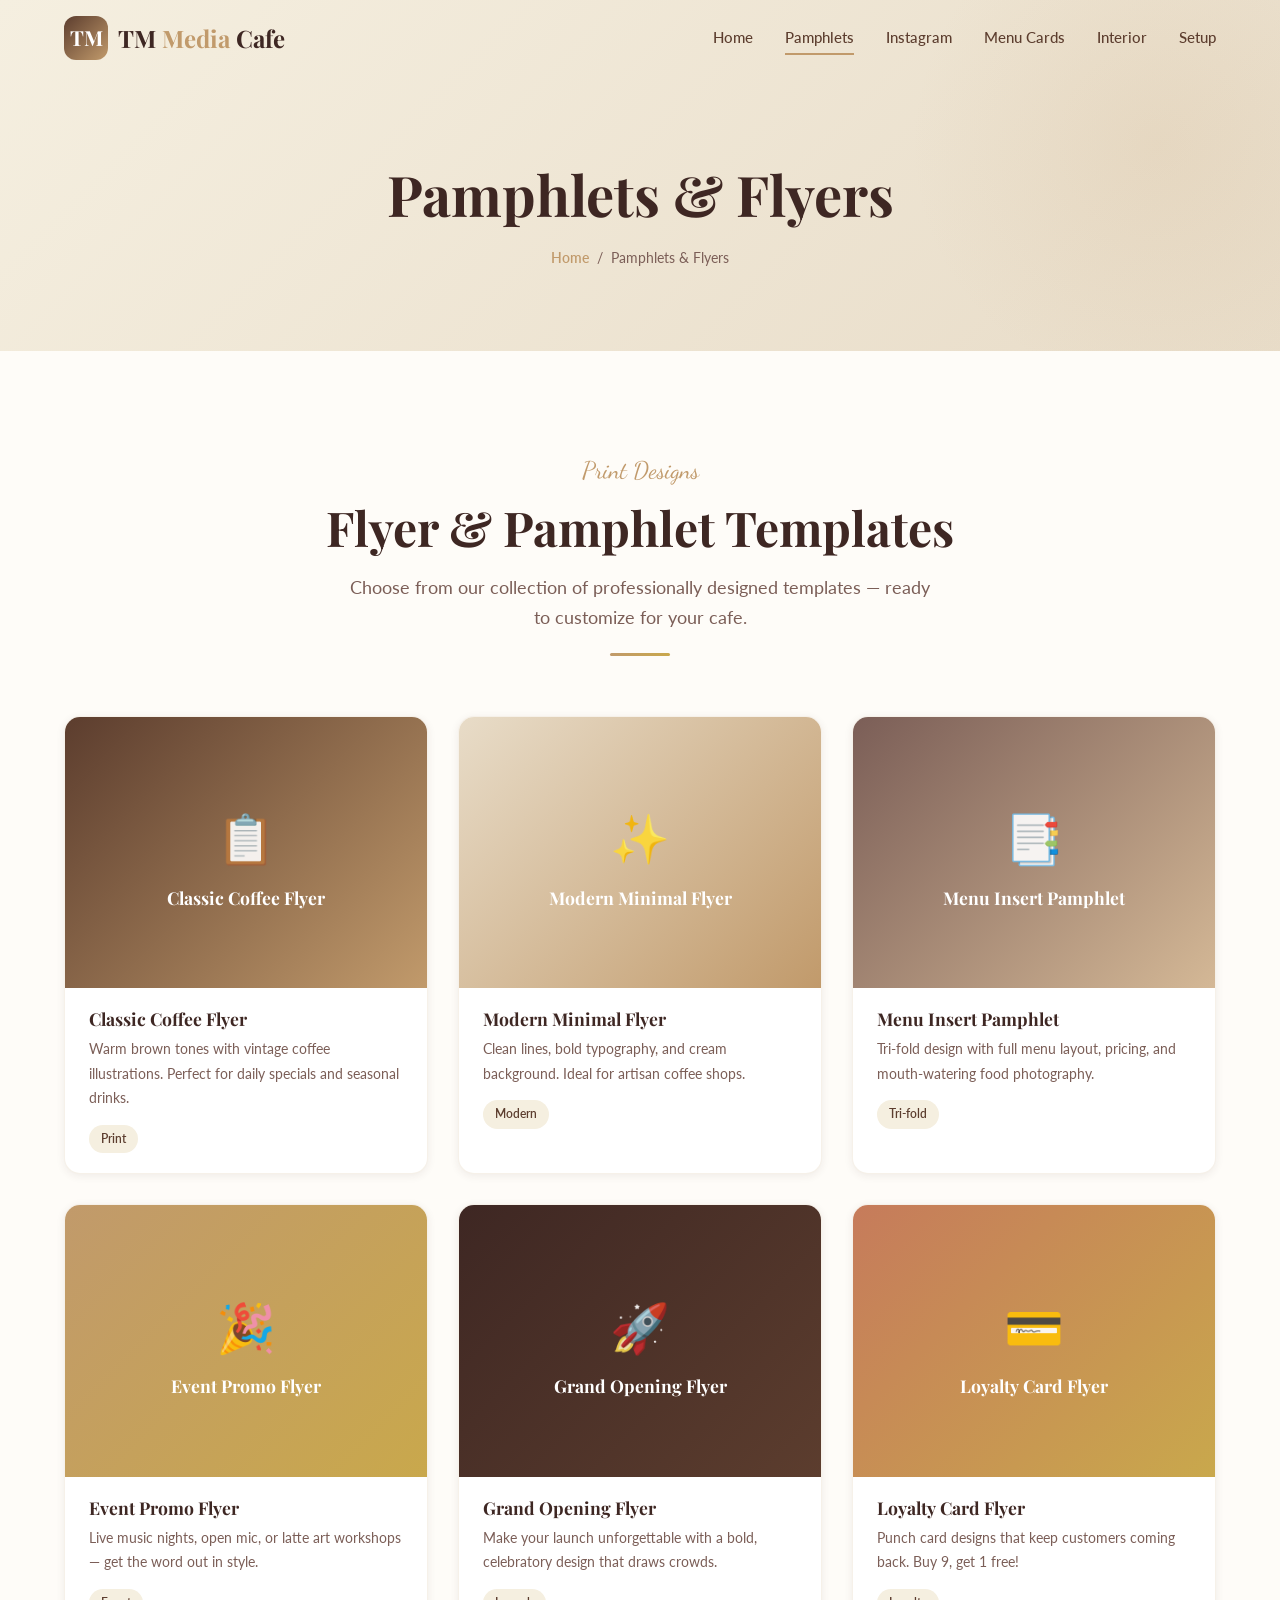
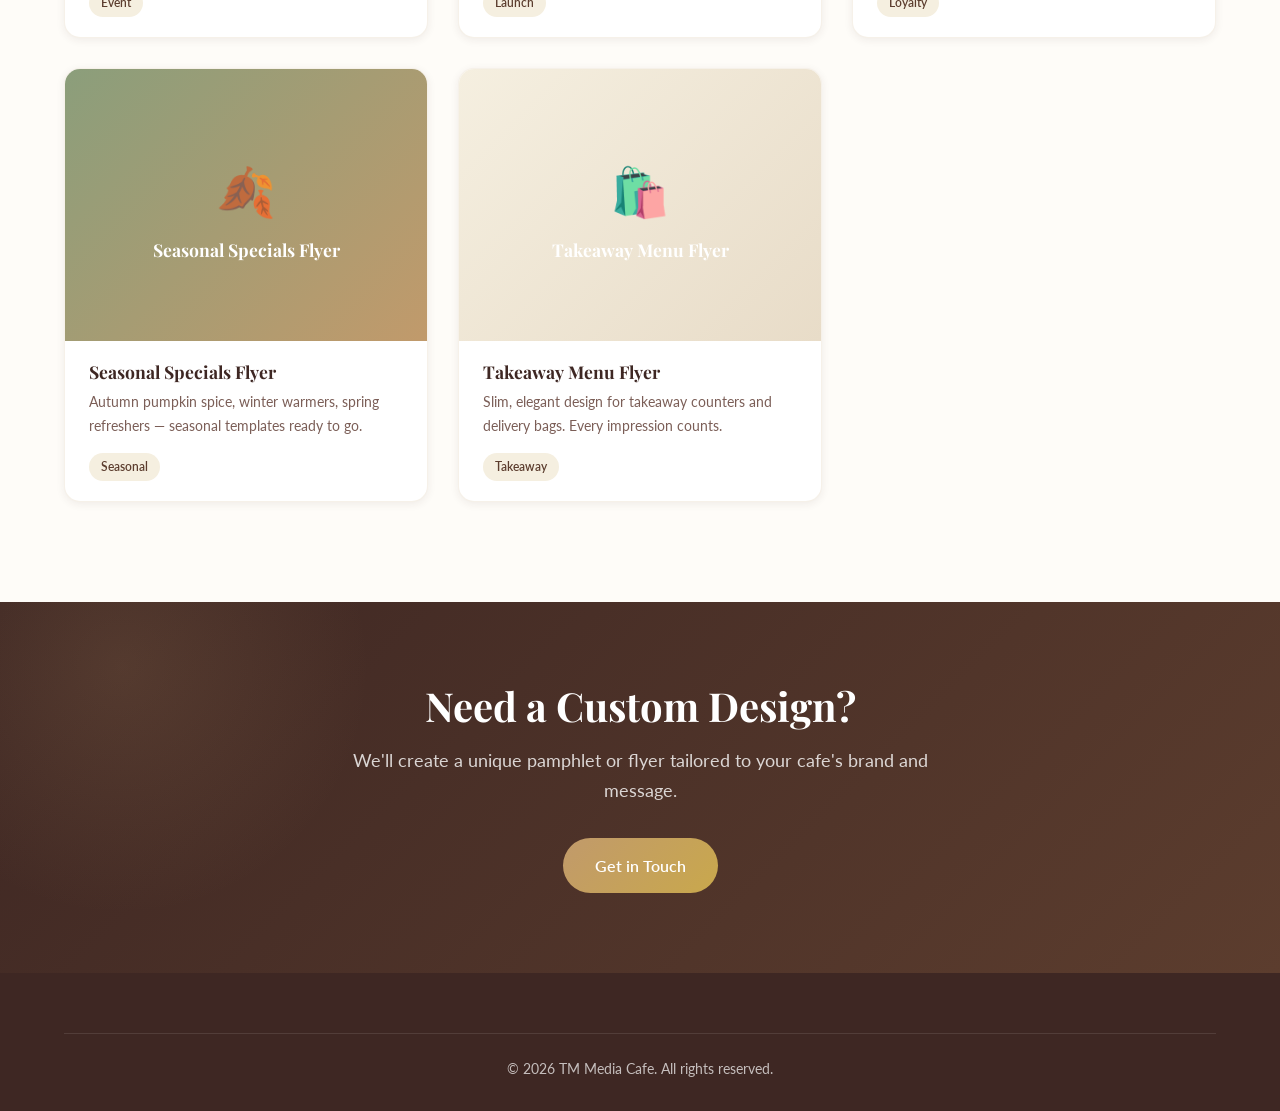
<file: pamphlets.html>
<!DOCTYPE html>
<html lang="en">
<head>
  <meta charset="UTF-8">
  <meta name="viewport" content="width=device-width, initial-scale=1.0">
  <title>Pamphlets & Flyers — TM Media Cafe</title>
  <link rel="preconnect" href="https://fonts.googleapis.com">
  <link rel="preconnect" href="https://fonts.gstatic.com" crossorigin>
  <link href="https://fonts.googleapis.com/css2?family=Playfair+Display:wght@400;500;600;700;800;900&family=Lato:wght@300;400;500;600;700&family=Dancing+Script:wght@500;600;700&display=swap" rel="stylesheet">
  <link rel="stylesheet" href="css/style.css">
</head>
<body data-page="pamphlets">
  <nav class="navbar">
    <div class="container">
      <a href="index.html" class="logo">
        <div class="logo-icon">TM</div>
        <div class="logo-text">TM <span>Media</span> Cafe</div>
      </a>
      <button class="mobile-toggle" aria-label="Toggle navigation"><span></span><span></span><span></span></button>
      <div class="nav-links">
        <a href="index.html">Home</a>
        <a href="pamphlets.html" class="active">Pamphlets</a>
        <a href="insta.html">Instagram</a>
        <a href="menu-cards.html">Menu Cards</a>
        <a href="interior.html">Interior</a>
        <a href="facilities.html">Setup</a>
      </div>
    </div>
  </nav>

  <section class="page-hero">
    <div class="container">
      <h1>Pamphlets & Flyers</h1>
      <div class="breadcrumb"><a href="index.html">Home</a> <span>/</span> <span>Pamphlets & Flyers</span></div>
    </div>
  </section>

  <section class="section">
    <div class="container">
      <div class="section-header animate-on-scroll">
        <span class="subtitle">Print Designs</span>
        <h2>Flyer & Pamphlet Templates</h2>
        <p>Choose from our collection of professionally designed templates — ready to customize for your cafe.</p>
        <div class="divider"></div>
      </div>
      <div class="card-grid" id="cards-container"></div>
    </div>
  </section>

  <section class="cta-section">
    <div class="container">
      <h2>Need a Custom Design?</h2>
      <p>We'll create a unique pamphlet or flyer tailored to your cafe's brand and message.</p>
      <a href="index.html" class="btn btn-caramel">Get in Touch</a>
    </div>
  </section>

  <footer class="footer">
    <div class="container">
      <div class="footer-bottom">&copy; 2026 TM Media Cafe. All rights reserved.</div>
    </div>
  </footer>

  <button class="scroll-top" aria-label="Scroll to top">&uarr;</button>
  <script src="js/script.js"></script>
</body>
</html>
</file>
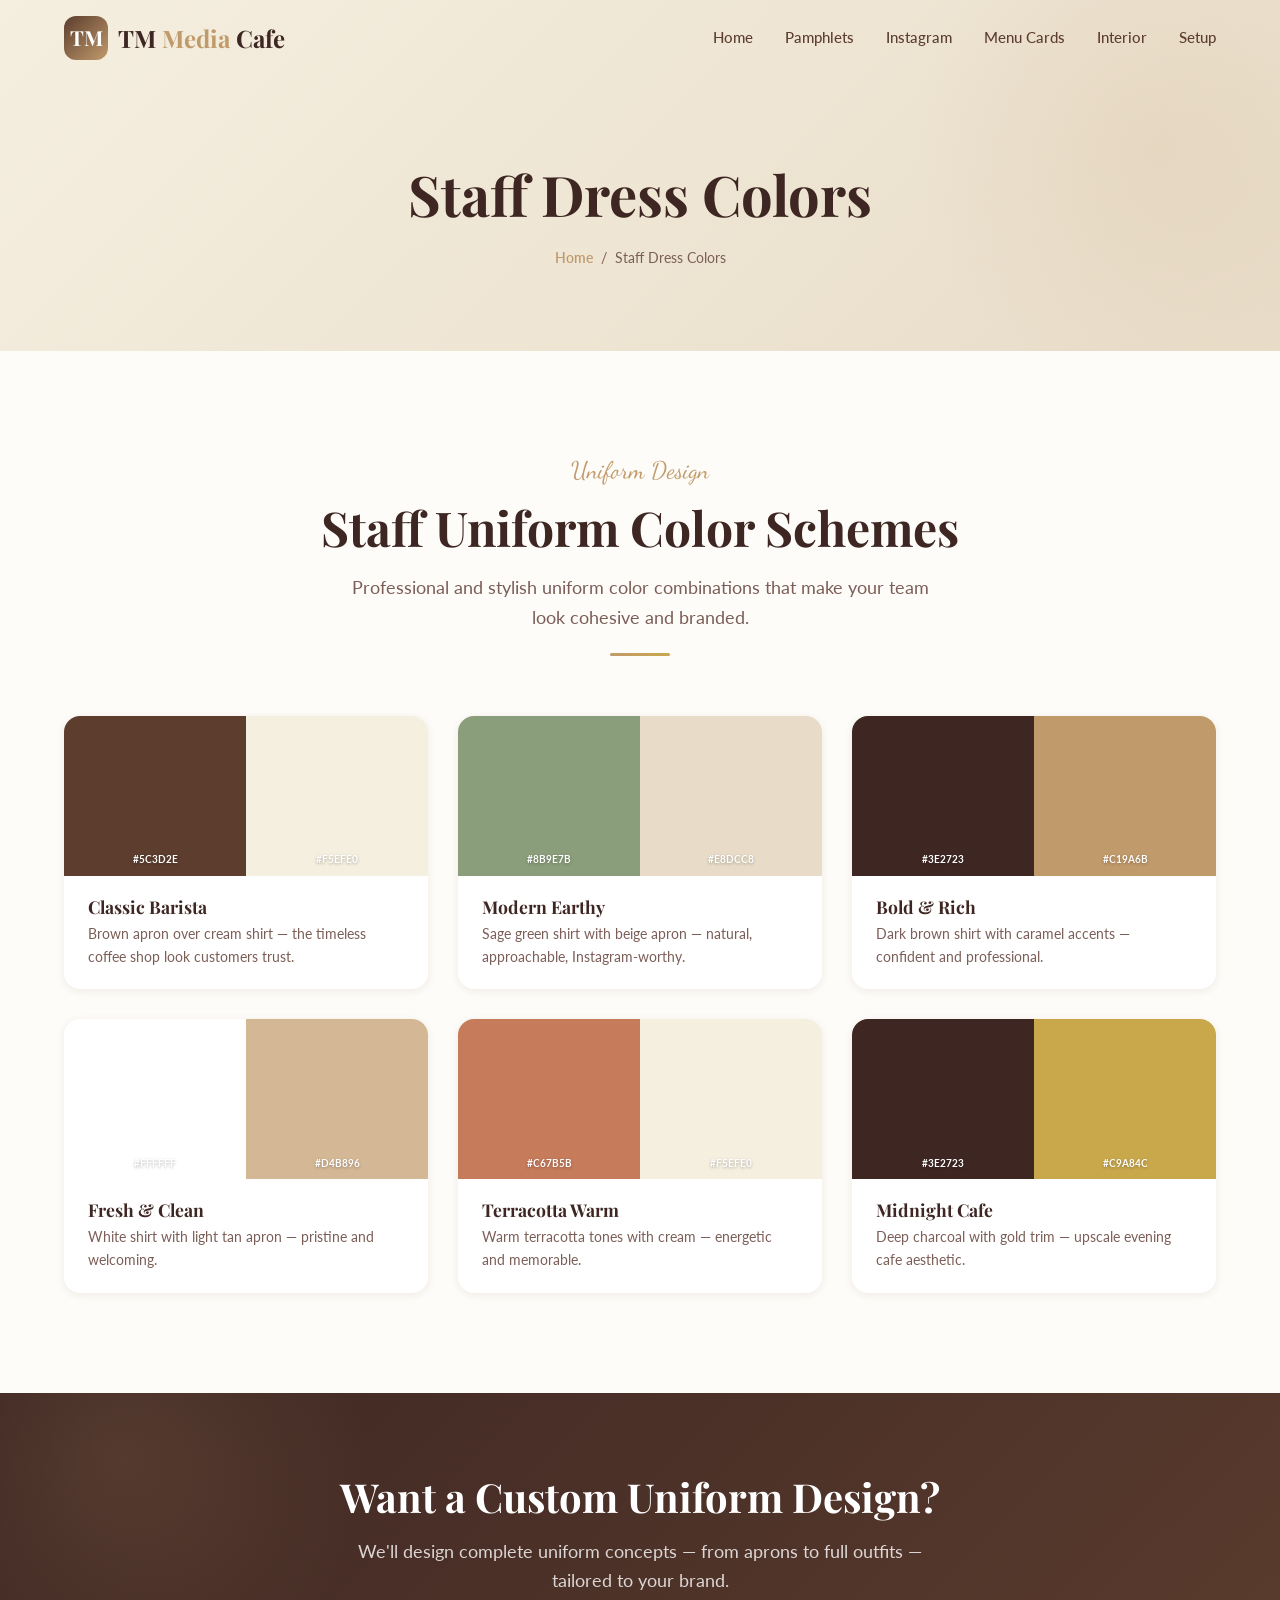
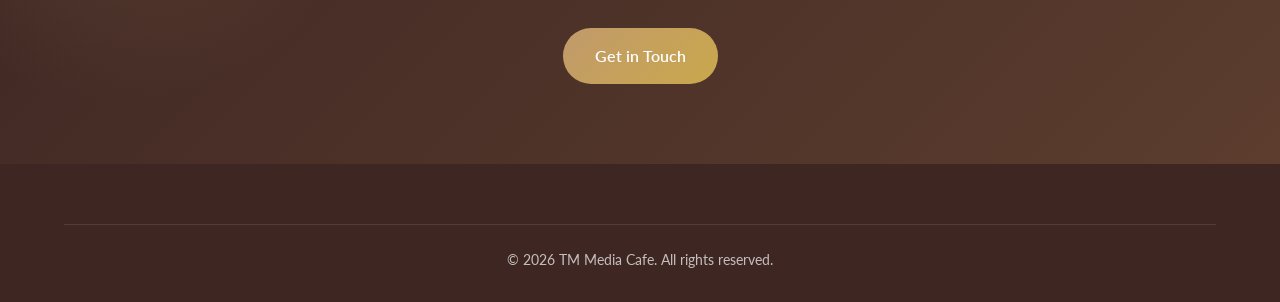
<file: staff-dress.html>
<!DOCTYPE html>
<html lang="en">
<head>
  <meta charset="UTF-8">
  <meta name="viewport" content="width=device-width, initial-scale=1.0">
  <title>Staff Dress Colors — TM Media Cafe</title>
  <link rel="preconnect" href="https://fonts.googleapis.com">
  <link rel="preconnect" href="https://fonts.gstatic.com" crossorigin>
  <link href="https://fonts.googleapis.com/css2?family=Playfair+Display:wght@400;500;600;700;800;900&family=Lato:wght@300;400;500;600;700&family=Dancing+Script:wght@500;600;700&display=swap" rel="stylesheet">
  <link rel="stylesheet" href="css/style.css">
</head>
<body data-page="staff-dress">
  <nav class="navbar">
    <div class="container">
      <a href="index.html" class="logo">
        <div class="logo-icon">TM</div>
        <div class="logo-text">TM <span>Media</span> Cafe</div>
      </a>
      <button class="mobile-toggle" aria-label="Toggle navigation"><span></span><span></span><span></span></button>
      <div class="nav-links">
        <a href="index.html">Home</a>
        <a href="pamphlets.html">Pamphlets</a>
        <a href="insta.html">Instagram</a>
        <a href="menu-cards.html">Menu Cards</a>
        <a href="interior.html">Interior</a>
        <a href="facilities.html">Setup</a>
      </div>
    </div>
  </nav>

  <section class="page-hero">
    <div class="container">
      <h1>Staff Dress Colors</h1>
      <div class="breadcrumb"><a href="index.html">Home</a> <span>/</span> <span>Staff Dress Colors</span></div>
    </div>
  </section>

  <section class="section">
    <div class="container">
      <div class="section-header animate-on-scroll">
        <span class="subtitle">Uniform Design</span>
        <h2>Staff Uniform Color Schemes</h2>
        <p>Professional and stylish uniform color combinations that make your team look cohesive and branded.</p>
        <div class="divider"></div>
      </div>
      <div class="card-grid" id="cards-container"></div>
    </div>
  </section>

  <section class="cta-section">
    <div class="container">
      <h2>Want a Custom Uniform Design?</h2>
      <p>We'll design complete uniform concepts — from aprons to full outfits — tailored to your brand.</p>
      <a href="index.html" class="btn btn-caramel">Get in Touch</a>
    </div>
  </section>

  <footer class="footer">
    <div class="container">
      <div class="footer-bottom">&copy; 2026 TM Media Cafe. All rights reserved.</div>
    </div>
  </footer>

  <button class="scroll-top" aria-label="Scroll to top">&uarr;</button>
  <script src="js/script.js"></script>
</body>
</html>
</file>
<file: css/style.css>
/* ============================================
   TM MEDIA CAFE — Design System
   Colors: Brown, Cream, Beige, White
   ============================================ */

:root {
  /* Core Palette */
  --brown-dark: #3E2723;
  --brown: #5C3D2E;
  --brown-light: #7B5E57;
  --caramel: #C19A6B;
  --caramel-light: #D4B896;
  --cream: #F5EFE0;
  --cream-light: #FBF7EE;
  --beige: #E8DCC8;
  --beige-dark: #D4C4A8;
  --white: #FFFFFF;
  --white-warm: #FEFCF8;

  /* Accents */
  --gold: #C9A84C;
  --sage: #8B9E7B;
  --terracotta: #C67B5C;

  /* Typography */
  --font-heading: 'Playfair Display', serif;
  --font-body: 'Lato', sans-serif;
  --font-accent: 'Dancing Script', cursive;

  /* Spacing */
  --section-padding: 100px 0;
  --container-width: 1200px;

  /* Effects */
  --shadow-sm: 0 2px 8px rgba(62, 39, 35, 0.08);
  --shadow-md: 0 8px 30px rgba(62, 39, 35, 0.12);
  --shadow-lg: 0 20px 60px rgba(62, 39, 35, 0.16);
  --radius-sm: 8px;
  --radius-md: 16px;
  --radius-lg: 24px;
  --transition: all 0.4s cubic-bezier(0.25, 0.46, 0.45, 0.94);
}

/* ---------- RESET & BASE ---------- */
*, *::before, *::after {
  margin: 0;
  padding: 0;
  box-sizing: border-box;
}

html {
  scroll-behavior: smooth;
  font-size: 16px;
}

body {
  font-family: var(--font-body);
  color: var(--brown-dark);
  background-color: var(--white-warm);
  line-height: 1.7;
  overflow-x: hidden;
  -webkit-font-smoothing: antialiased;
}

h1, h2, h3, h4, h5, h6 {
  font-family: var(--font-heading);
  font-weight: 700;
  line-height: 1.2;
  color: var(--brown-dark);
}

a {
  text-decoration: none;
  color: inherit;
  transition: var(--transition);
}

img {
  max-width: 100%;
  height: auto;
  display: block;
}

ul { list-style: none; }

/* ---------- UTILITY CLASSES ---------- */
.container {
  max-width: var(--container-width);
  margin: 0 auto;
  padding: 0 24px;
}

.section {
  padding: var(--section-padding);
}

.section-header {
  text-align: center;
  margin-bottom: 60px;
}

.section-header .subtitle {
  font-family: var(--font-accent);
  font-size: 1.5rem;
  color: var(--caramel);
  display: block;
  margin-bottom: 8px;
}

.section-header h2 {
  font-size: 3rem;
  margin-bottom: 16px;
}

.section-header p {
  font-size: 1.1rem;
  color: var(--brown-light);
  max-width: 600px;
  margin: 0 auto;
}

.section-header .divider {
  width: 60px;
  height: 3px;
  background: linear-gradient(90deg, var(--caramel), var(--gold));
  margin: 20px auto 0;
  border-radius: 2px;
}

/* ---------- BUTTONS ---------- */
.btn {
  display: inline-flex;
  align-items: center;
  gap: 8px;
  padding: 14px 32px;
  border-radius: 50px;
  font-family: var(--font-body);
  font-weight: 600;
  font-size: 1rem;
  cursor: pointer;
  border: none;
  transition: var(--transition);
  position: relative;
  overflow: hidden;
}

.btn-primary {
  background: linear-gradient(135deg, var(--brown), var(--brown-dark));
  color: var(--white);
  box-shadow: var(--shadow-sm);
}

.btn-primary:hover {
  transform: translateY(-3px);
  box-shadow: var(--shadow-md);
  background: linear-gradient(135deg, var(--brown-light), var(--brown));
}

.btn-outline {
  background: transparent;
  color: var(--brown);
  border: 2px solid var(--brown);
}

.btn-outline:hover {
  background: var(--brown);
  color: var(--white);
  transform: translateY(-3px);
}

.btn-caramel {
  background: linear-gradient(135deg, var(--caramel), var(--gold));
  color: var(--white);
}

.btn-caramel:hover {
  transform: translateY(-3px);
  box-shadow: var(--shadow-md);
}

/* ---------- NAVBAR ---------- */
.navbar {
  position: fixed;
  top: 0;
  left: 0;
  right: 0;
  z-index: 1000;
  padding: 16px 0;
  transition: var(--transition);
  background: transparent;
}

.navbar.scrolled {
  background: rgba(255, 255, 255, 0.95);
  backdrop-filter: blur(20px);
  box-shadow: var(--shadow-sm);
  padding: 10px 0;
}

.navbar .container {
  display: flex;
  align-items: center;
  justify-content: space-between;
}

.navbar .logo {
  display: flex;
  align-items: center;
  gap: 10px;
}

.navbar .logo-icon {
  width: 44px;
  height: 44px;
  background: linear-gradient(135deg, var(--brown), var(--caramel));
  border-radius: 12px;
  display: flex;
  align-items: center;
  justify-content: center;
  font-size: 1.3rem;
  color: var(--white);
  font-family: var(--font-heading);
  font-weight: 700;
}

.navbar .logo-text {
  font-family: var(--font-heading);
  font-size: 1.5rem;
  font-weight: 700;
  color: var(--brown-dark);
}

.navbar .logo-text span {
  color: var(--caramel);
}

.navbar .nav-links {
  display: flex;
  align-items: center;
  gap: 32px;
}

.navbar .nav-links a {
  font-weight: 500;
  font-size: 0.95rem;
  color: var(--brown);
  position: relative;
  padding: 4px 0;
}

.navbar .nav-links a::after {
  content: '';
  position: absolute;
  bottom: 0;
  left: 0;
  width: 0;
  height: 2px;
  background: var(--caramel);
  transition: var(--transition);
}

.navbar .nav-links a:hover::after,
.navbar .nav-links a.active::after {
  width: 100%;
}

.navbar .nav-links a:hover {
  color: var(--brown-dark);
}

.navbar .mobile-toggle {
  display: none;
  background: none;
  border: none;
  cursor: pointer;
  flex-direction: column;
  gap: 5px;
  padding: 8px;
}

.navbar .mobile-toggle span {
  width: 24px;
  height: 2px;
  background: var(--brown-dark);
  border-radius: 2px;
  transition: var(--transition);
}

/* ---------- HERO SECTION ---------- */
.hero {
  min-height: 100vh;
  display: flex;
  align-items: center;
  position: relative;
  overflow: hidden;
  background: linear-gradient(135deg, var(--cream) 0%, var(--cream-light) 50%, var(--beige) 100%);
}

.hero::before {
  content: '';
  position: absolute;
  top: -50%;
  right: -20%;
  width: 800px;
  height: 800px;
  background: radial-gradient(circle, rgba(193, 154, 107, 0.15) 0%, transparent 70%);
  border-radius: 50%;
}

.hero::after {
  content: '';
  position: absolute;
  bottom: -30%;
  left: -10%;
  width: 600px;
  height: 600px;
  background: radial-gradient(circle, rgba(92, 61, 46, 0.08) 0%, transparent 70%);
  border-radius: 50%;
}

.hero .container {
  display: grid;
  grid-template-columns: 1fr 1fr;
  gap: 60px;
  align-items: center;
  position: relative;
  z-index: 1;
}

.hero-content .badge {
  display: inline-flex;
  align-items: center;
  gap: 8px;
  background: rgba(193, 154, 107, 0.15);
  padding: 8px 20px;
  border-radius: 50px;
  font-size: 0.85rem;
  font-weight: 600;
  color: var(--brown);
  margin-bottom: 24px;
}

.hero-content h1 {
  font-size: 4rem;
  margin-bottom: 20px;
  line-height: 1.1;
}

.hero-content h1 span {
  background: linear-gradient(135deg, var(--caramel), var(--gold));
  -webkit-background-clip: text;
  -webkit-text-fill-color: transparent;
  background-clip: text;
}

.hero-content p {
  font-size: 1.2rem;
  color: var(--brown-light);
  margin-bottom: 36px;
  max-width: 500px;
}

.hero-content .hero-buttons {
  display: flex;
  gap: 16px;
  flex-wrap: wrap;
}

.hero-visual {
  position: relative;
}

.hero-visual .main-image {
  width: 100%;
  border-radius: var(--radius-lg);
  box-shadow: var(--shadow-lg);
  overflow: hidden;
  background: linear-gradient(135deg, var(--caramel), var(--brown));
  aspect-ratio: 4/5;
  display: flex;
  align-items: center;
  justify-content: center;
}

.hero-visual .main-image .placeholder {
  text-align: center;
  color: var(--white);
  padding: 40px;
}

.hero-visual .main-image .placeholder .icon {
  font-size: 5rem;
  margin-bottom: 16px;
}

.hero-visual .main-image .placeholder h3 {
  color: var(--white);
  font-size: 1.5rem;
  margin-bottom: 8px;
}

.hero-visual .main-image .placeholder p {
  color: rgba(255, 255, 255, 0.8);
  font-size: 0.95rem;
}

.hero-visual .floating-card {
  position: absolute;
  background: var(--white);
  border-radius: var(--radius-md);
  padding: 16px 24px;
  box-shadow: var(--shadow-md);
  animation: float 3s ease-in-out infinite;
}

.hero-visual .floating-card.card-1 {
  top: 10%;
  right: -20px;
  animation-delay: 0s;
}

.hero-visual .floating-card.card-2 {
  bottom: 15%;
  left: -30px;
  animation-delay: 1.5s;
}

.hero-visual .floating-card .stat-number {
  font-family: var(--font-heading);
  font-size: 1.8rem;
  font-weight: 800;
  color: var(--brown);
}

.hero-visual .floating-card .stat-label {
  font-size: 0.8rem;
  color: var(--brown-light);
}

@keyframes float {
  0%, 100% { transform: translateY(0); }
  50% { transform: translateY(-15px); }
}

/* ---------- SERVICES GRID (HOME) ---------- */
.services-section {
  background: var(--white);
}

.services-grid {
  display: grid;
  grid-template-columns: repeat(3, 1fr);
  gap: 30px;
}

.service-card {
  background: var(--white-warm);
  border-radius: var(--radius-md);
  padding: 40px 30px;
  text-align: center;
  border: 1px solid rgba(232, 220, 200, 0.5);
  transition: var(--transition);
  position: relative;
  overflow: hidden;
}

.service-card::before {
  content: '';
  position: absolute;
  top: 0;
  left: 0;
  right: 0;
  height: 4px;
  background: linear-gradient(90deg, var(--caramel), var(--gold));
  transform: scaleX(0);
  transition: var(--transition);
}

.service-card:hover {
  transform: translateY(-8px);
  box-shadow: var(--shadow-md);
  border-color: transparent;
}

.service-card:hover::before {
  transform: scaleX(1);
}

.service-card .icon-wrapper {
  width: 70px;
  height: 70px;
  margin: 0 auto 20px;
  background: linear-gradient(135deg, var(--cream), var(--beige));
  border-radius: 50%;
  display: flex;
  align-items: center;
  justify-content: center;
  font-size: 1.8rem;
  transition: var(--transition);
}

.service-card:hover .icon-wrapper {
  background: linear-gradient(135deg, var(--caramel), var(--brown));
  transform: scale(1.1);
}

.service-card h3 {
  font-size: 1.3rem;
  margin-bottom: 12px;
}

.service-card p {
  color: var(--brown-light);
  font-size: 0.95rem;
  margin-bottom: 20px;
}

.service-card .card-link {
  display: inline-flex;
  align-items: center;
  gap: 6px;
  font-weight: 600;
  color: var(--caramel);
  font-size: 0.9rem;
}

.service-card .card-link:hover {
  gap: 10px;
}

/* ---------- CARD GRIDS (Detail Pages) ---------- */
.card-grid {
  display: grid;
  grid-template-columns: repeat(3, 1fr);
  gap: 30px;
}

.card-grid.cols-2 {
  grid-template-columns: repeat(2, 1fr);
}

.card-grid.cols-4 {
  grid-template-columns: repeat(4, 1fr);
}

/* Generic Template Card */
.template-card {
  background: var(--white);
  border-radius: var(--radius-md);
  overflow: hidden;
  box-shadow: var(--shadow-sm);
  transition: var(--transition);
  border: 1px solid rgba(232, 220, 200, 0.4);
}

.template-card:hover {
  transform: translateY(-6px);
  box-shadow: var(--shadow-md);
}

.template-card .card-image {
  width: 100%;
  aspect-ratio: 4/3;
  display: flex;
  align-items: center;
  justify-content: center;
  position: relative;
  overflow: hidden;
}

.template-card .card-image .placeholder-text {
  text-align: center;
  padding: 20px;
  color: rgba(255, 255, 255, 0.9);
}

.template-card .card-image .placeholder-text .icon {
  font-size: 3rem;
  margin-bottom: 8px;
}

.template-card .card-image .placeholder-text h4 {
  color: var(--white);
  font-size: 1.1rem;
}

.template-card .card-body {
  padding: 20px 24px;
}

.template-card .card-body h4 {
  font-size: 1.1rem;
  margin-bottom: 8px;
}

.template-card .card-body p {
  font-size: 0.9rem;
  color: var(--brown-light);
  margin-bottom: 12px;
}

.template-card .card-body .card-tag {
  display: inline-block;
  padding: 4px 12px;
  background: var(--cream);
  border-radius: 20px;
  font-size: 0.75rem;
  font-weight: 600;
  color: var(--brown);
}

/* Color Palette Card */
.palette-card {
  background: var(--white);
  border-radius: var(--radius-md);
  overflow: hidden;
  box-shadow: var(--shadow-sm);
  transition: var(--transition);
}

.palette-card:hover {
  transform: translateY(-6px);
  box-shadow: var(--shadow-md);
}

.palette-card .palette-preview {
  display: flex;
  height: 120px;
}

.palette-card .palette-preview .color-block {
  flex: 1;
  transition: var(--transition);
}

.palette-card:hover .palette-preview .color-block {
  flex: 1.3;
}

.palette-card .palette-body {
  padding: 20px 24px;
}

.palette-card .palette-body h4 {
  font-size: 1.1rem;
  margin-bottom: 6px;
}

.palette-card .palette-body p {
  font-size: 0.85rem;
  color: var(--brown-light);
  margin-bottom: 12px;
}

.palette-card .palette-body .color-codes {
  display: flex;
  gap: 8px;
  flex-wrap: wrap;
}

.palette-card .palette-body .color-codes span {
  font-size: 0.7rem;
  font-family: monospace;
  background: var(--cream);
  padding: 2px 8px;
  border-radius: 4px;
  color: var(--brown);
}

/* Dress Card */
.dress-card {
  background: var(--white);
  border-radius: var(--radius-md);
  overflow: hidden;
  box-shadow: var(--shadow-sm);
  transition: var(--transition);
}

.dress-card:hover {
  transform: translateY(-6px);
  box-shadow: var(--shadow-md);
}

.dress-card .dress-preview {
  display: flex;
  height: 160px;
  align-items: stretch;
}

.dress-card .dress-preview .dress-color {
  flex: 1;
  display: flex;
  align-items: flex-end;
  justify-content: center;
  padding: 10px;
}

.dress-card .dress-preview .dress-color span {
  font-size: 0.65rem;
  font-weight: 700;
  color: var(--white);
  text-shadow: 0 1px 3px rgba(0,0,0,0.3);
  text-align: center;
  line-height: 1.2;
}

.dress-card .dress-body {
  padding: 20px 24px;
}

.dress-card .dress-body h4 {
  font-size: 1.1rem;
  margin-bottom: 6px;
}

.dress-card .dress-body p {
  font-size: 0.85rem;
  color: var(--brown-light);
}

/* Facilities Section */
.facilities-section {
  background: var(--white);
}

.facilities-grid {
  display: grid;
  grid-template-columns: repeat(2, 1fr);
  gap: 30px;
}

.facility-card {
  background: var(--white-warm);
  border-radius: var(--radius-md);
  padding: 36px;
  border: 1px solid rgba(232, 220, 200, 0.5);
  transition: var(--transition);
}

.facility-card:hover {
  box-shadow: var(--shadow-md);
  border-color: transparent;
}

.facility-card .facility-header {
  display: flex;
  align-items: center;
  gap: 16px;
  margin-bottom: 16px;
}

.facility-card .facility-header .icon {
  width: 50px;
  height: 50px;
  background: linear-gradient(135deg, var(--caramel), var(--brown));
  border-radius: 12px;
  display: flex;
  align-items: center;
  justify-content: center;
  font-size: 1.3rem;
  color: var(--white);
  flex-shrink: 0;
}

.facility-card .facility-header h3 {
  font-size: 1.2rem;
}

.facility-card ul {
  padding-left: 0;
}

.facility-card ul li {
  padding: 8px 0;
  color: var(--brown-light);
  font-size: 0.95rem;
  display: flex;
  align-items: center;
  gap: 10px;
}

.facility-card ul li::before {
  content: '☕';
  font-size: 0.8rem;
}

/* ---------- CTA SECTION ---------- */
.cta-section {
  background: linear-gradient(135deg, var(--brown-dark), var(--brown));
  padding: 80px 0;
  text-align: center;
  position: relative;
  overflow: hidden;
}

.cta-section::before {
  content: '';
  position: absolute;
  top: -50%;
  left: -10%;
  width: 500px;
  height: 500px;
  background: radial-gradient(circle, rgba(193, 154, 107, 0.15) 0%, transparent 70%);
  border-radius: 50%;
}

.cta-section h2 {
  color: var(--white);
  font-size: 2.5rem;
  margin-bottom: 16px;
  position: relative;
}

.cta-section p {
  color: rgba(255, 255, 255, 0.8);
  font-size: 1.1rem;
  margin-bottom: 32px;
  max-width: 600px;
  margin-left: auto;
  margin-right: auto;
  position: relative;
}

.cta-section .btn {
  position: relative;
}

/* ---------- FOOTER ---------- */
.footer {
  background: var(--brown-dark);
  color: rgba(255, 255, 255, 0.7);
  padding: 60px 0 30px;
}

.footer .footer-grid {
  display: grid;
  grid-template-columns: 2fr 1fr 1fr 1fr;
  gap: 40px;
  margin-bottom: 40px;
}

.footer .footer-brand .logo {
  display: flex;
  align-items: center;
  gap: 10px;
  margin-bottom: 16px;
}

.footer .footer-brand .logo-icon {
  width: 40px;
  height: 40px;
  background: linear-gradient(135deg, var(--caramel), var(--gold));
  border-radius: 10px;
  display: flex;
  align-items: center;
  justify-content: center;
  color: var(--white);
  font-family: var(--font-heading);
  font-weight: 700;
}

.footer .footer-brand .logo-text {
  font-family: var(--font-heading);
  font-size: 1.3rem;
  font-weight: 700;
  color: var(--white);
}

.footer .footer-brand p {
  font-size: 0.9rem;
  line-height: 1.7;
  max-width: 300px;
}

.footer h4 {
  color: var(--white);
  font-size: 1rem;
  margin-bottom: 16px;
  font-family: var(--font-body);
  font-weight: 600;
}

.footer ul li {
  margin-bottom: 10px;
}

.footer ul li a {
  font-size: 0.9rem;
  color: rgba(255, 255, 255, 0.6);
}

.footer ul li a:hover {
  color: var(--caramel);
}

.footer .footer-bottom {
  border-top: 1px solid rgba(255, 255, 255, 0.1);
  padding-top: 24px;
  text-align: center;
  font-size: 0.85rem;
}

/* ---------- PAGE HERO (Inner Pages) ---------- */
.page-hero {
  padding: 160px 0 80px;
  background: linear-gradient(135deg, var(--cream) 0%, var(--beige) 100%);
  text-align: center;
  position: relative;
  overflow: hidden;
}

.page-hero::before {
  content: '';
  position: absolute;
  top: -30%;
  right: -10%;
  width: 500px;
  height: 500px;
  background: radial-gradient(circle, rgba(193, 154, 107, 0.12) 0%, transparent 70%);
  border-radius: 50%;
}

.page-hero h1 {
  font-size: 3.5rem;
  margin-bottom: 16px;
  position: relative;
}

.page-hero .breadcrumb {
  display: inline-flex;
  align-items: center;
  gap: 8px;
  font-size: 0.9rem;
  color: var(--brown-light);
  position: relative;
}

.page-hero .breadcrumb a {
  color: var(--caramel);
  font-weight: 600;
}

.page-hero .breadcrumb a:hover {
  color: var(--brown);
}

/* ---------- ANIMATIONS ---------- */
@keyframes fadeInUp {
  from {
    opacity: 0;
    transform: translateY(30px);
  }
  to {
    opacity: 1;
    transform: translateY(0);
  }
}

@keyframes fadeIn {
  from { opacity: 0; }
  to { opacity: 1; }
}

.animate-on-scroll {
  opacity: 0;
  transform: translateY(30px);
  transition: opacity 0.6s ease, transform 0.6s ease;
}

.animate-on-scroll.visible {
  opacity: 1;
  transform: translateY(0);
}

/* ---------- FILTER TABS ---------- */
.filter-tabs {
  display: flex;
  justify-content: center;
  gap: 12px;
  margin-bottom: 40px;
  flex-wrap: wrap;
}

.filter-tab {
  padding: 10px 24px;
  border-radius: 50px;
  border: 2px solid var(--beige);
  background: var(--white);
  font-family: var(--font-body);
  font-weight: 600;
  font-size: 0.9rem;
  color: var(--brown);
  cursor: pointer;
  transition: var(--transition);
}

.filter-tab:hover,
.filter-tab.active {
  background: var(--brown);
  border-color: var(--brown);
  color: var(--white);
}

/* ---------- RESPONSIVE ---------- */
@media (max-width: 1024px) {
  .hero .container {
    grid-template-columns: 1fr;
    gap: 40px;
  }

  .hero-content h1 {
    font-size: 3rem;
  }

  .hero-visual {
    order: -1;
  }

  .services-grid {
    grid-template-columns: repeat(2, 1fr);
  }

  .card-grid,
  .card-grid.cols-4 {
    grid-template-columns: repeat(2, 1fr);
  }

  .footer .footer-grid {
    grid-template-columns: repeat(2, 1fr);
  }
}

@media (max-width: 768px) {
  :root {
    --section-padding: 60px 0;
  }

  .navbar .nav-links {
    position: fixed;
    top: 0;
    right: -100%;
    width: 280px;
    height: 100vh;
    background: var(--white);
    flex-direction: column;
    padding: 80px 30px 30px;
    box-shadow: var(--shadow-lg);
    transition: var(--transition);
    gap: 20px;
  }

  .navbar .nav-links.open {
    right: 0;
  }

  .navbar .mobile-toggle {
    display: flex;
    z-index: 1001;
  }

  .hero-content h1 {
    font-size: 2.5rem;
  }

  .section-header h2 {
    font-size: 2.2rem;
  }

  .services-grid,
  .card-grid,
  .card-grid.cols-2,
  .card-grid.cols-4 {
    grid-template-columns: 1fr;
  }

  .facilities-grid {
    grid-template-columns: 1fr;
  }

  .page-hero h1 {
    font-size: 2.5rem;
  }

  .footer .footer-grid {
    grid-template-columns: 1fr;
  }

  .hero-visual .floating-card {
    display: none;
  }
}

/* ---------- DECORATIVE ELEMENTS ---------- */
.coffee-beans {
  position: absolute;
  opacity: 0.04;
  font-size: 12rem;
  pointer-events: none;
}

.beans-1 { top: 10%; left: -3%; transform: rotate(-15deg); }
.beans-2 { bottom: 10%; right: -3%; transform: rotate(15deg); }

/* Gradient text helper */
.gradient-text {
  background: linear-gradient(135deg, var(--caramel), var(--gold));
  -webkit-background-clip: text;
  -webkit-text-fill-color: transparent;
  background-clip: text;
}

/* Glass effect */
.glass {
  background: rgba(255, 255, 255, 0.8);
  backdrop-filter: blur(10px);
  border: 1px solid rgba(255, 255, 255, 0.3);
}

/* Scroll to top */
.scroll-top {
  position: fixed;
  bottom: 30px;
  right: 30px;
  width: 50px;
  height: 50px;
  background: linear-gradient(135deg, var(--caramel), var(--brown));
  color: var(--white);
  border: none;
  border-radius: 50%;
  cursor: pointer;
  font-size: 1.2rem;
  box-shadow: var(--shadow-md);
  opacity: 0;
  visibility: hidden;
  transition: var(--transition);
  z-index: 999;
  display: flex;
  align-items: center;
  justify-content: center;
}

.scroll-top.visible {
  opacity: 1;
  visibility: visible;
}

.scroll-top:hover {
  transform: translateY(-4px);
}
</file>
